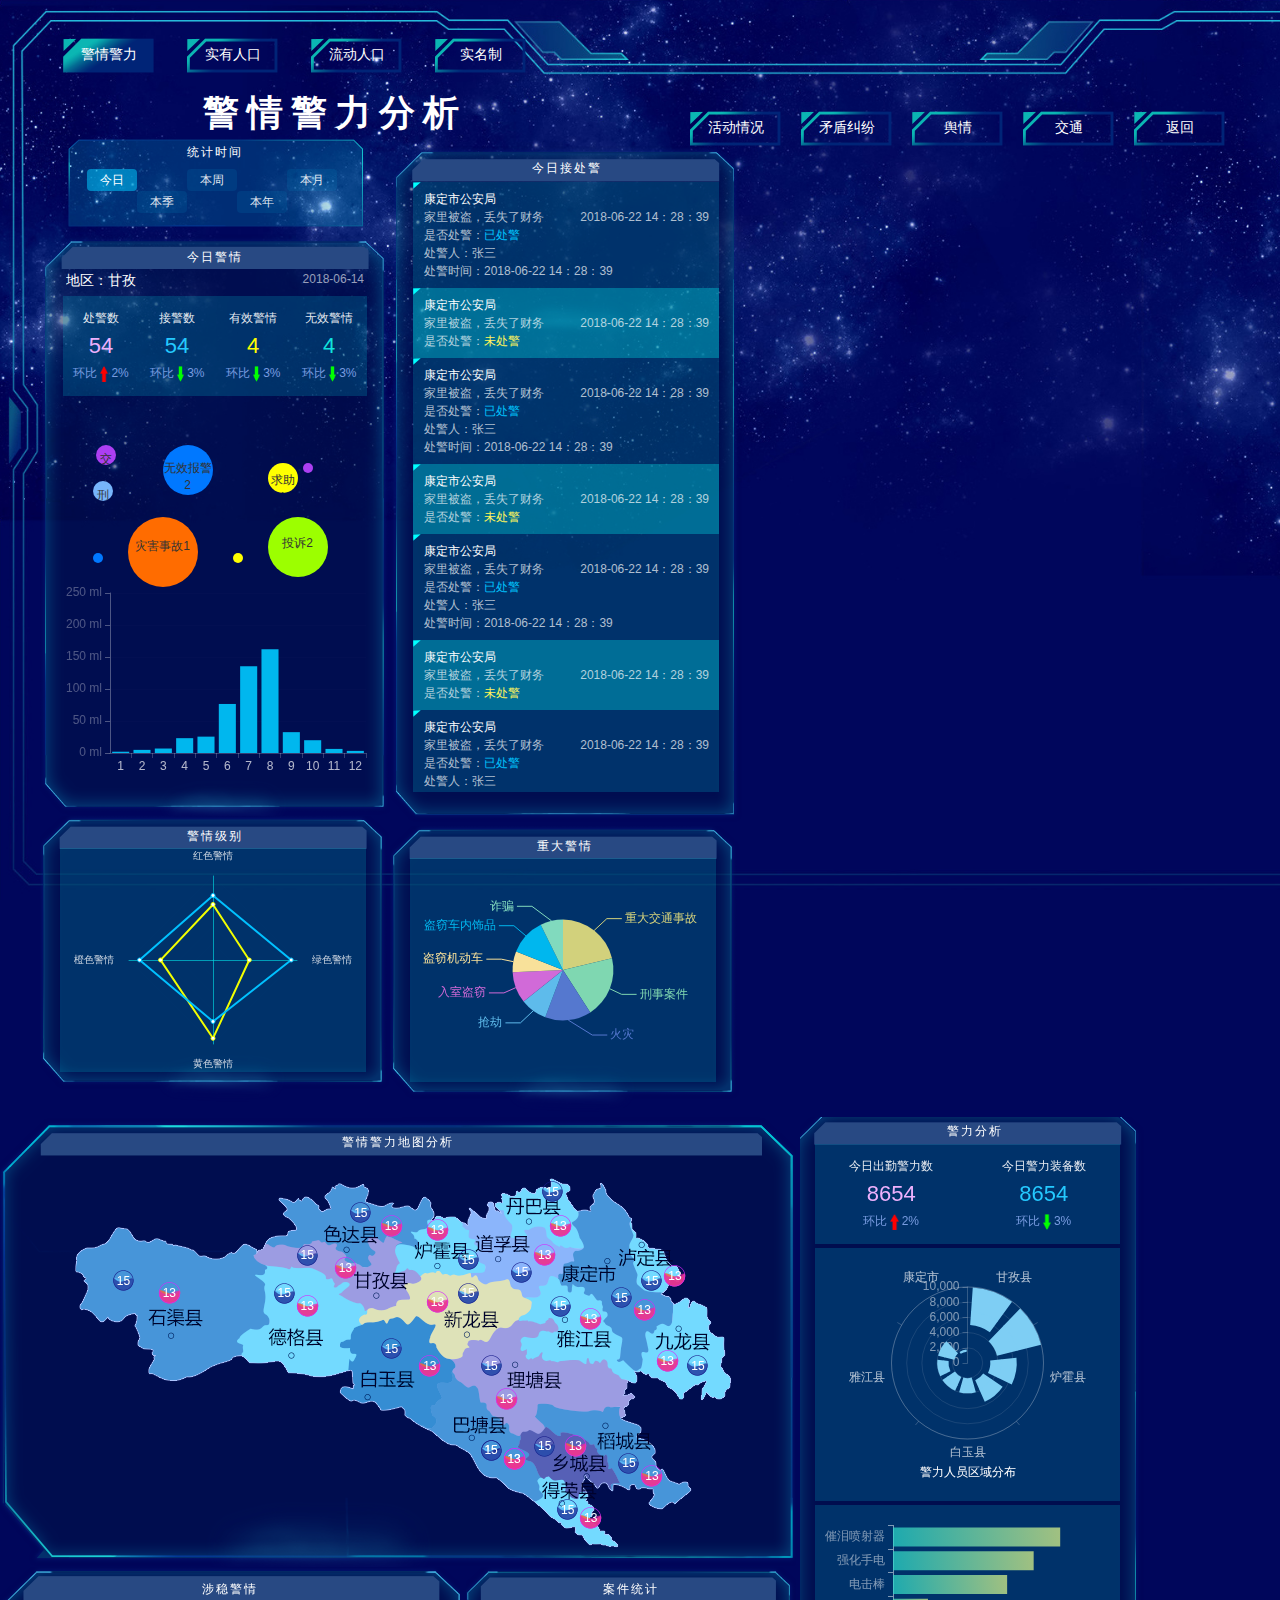
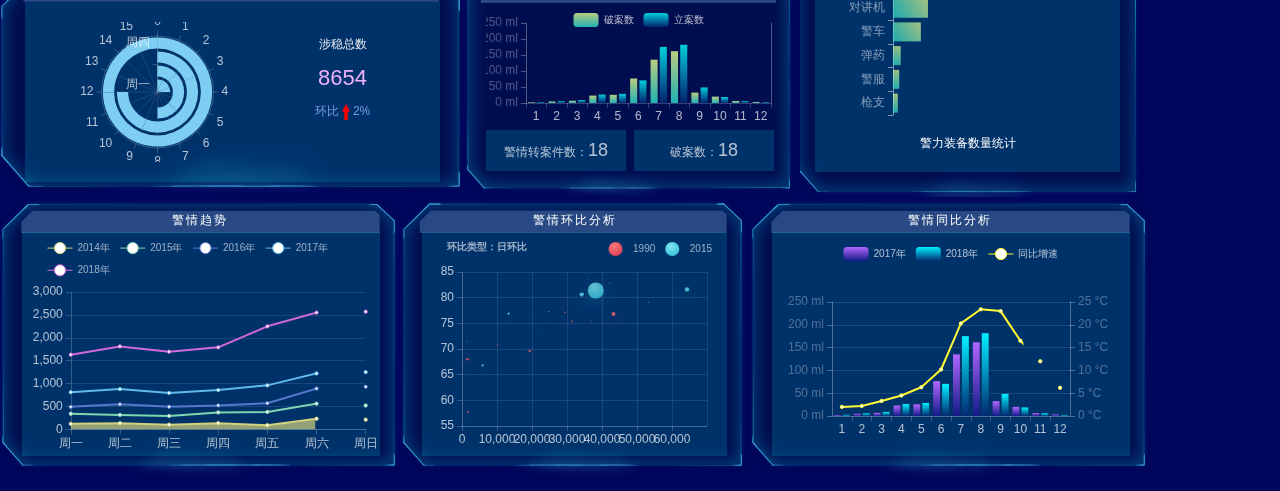
<file: index.html>
<!doctype html>
<meta charset="utf-8">
<title>警情警力分析</title>
<link href="css/style.css"  rel="stylesheet" type="text/css" media="all" />
<script src="js/echarts.min.js" charset="utf-8"></script>


<body>
<div class="bnt">
  <div class="topbnt_left fl">
   <ul><li class="active"><a href="#">警情警力</a></li>
      <li><a href="#">实有人口</a></li>
      <li><a href="#">流动人口</a></li>
      <li><a href="#">实名制</a></li>
   </ul>
  </div>
  <h1 class="tith1 fl">警情警力分析</h1>
  <div class=" fr topbnt_right">
   <ul><li><a href="#">活动情况</a></li>
      <li><a href="#">矛盾纠纷</a></li>
      <li><a href="#">舆情</a></li>
      <li><a href="#">交通</a></li>
      <li><a href="#">返回</a></li>
   </ul>
  </div>
</div>
<!-- bnt end -->
<div class="left1">
    <div class="lefttime"><h2 class="tith2 pt6">统计时间</h2>
     <div class="lefttime_text">
        <ul>
          <li class="bg active">今日</li>
          <li></li>
          <li class="bg">本周</li>
          <li></li>
          <li class="bg">本月</li>
          <li></li>
          <li class="bg">本季</li>
          <li></li>
          <li class="bg">本年</li>
        </ul>
     </div>
    </div>
    <div class="lefttoday"><h2 class="tith2 pt17">今日警情</h2>
    <div class="lefttoday_tit"><p class="fl">地区：甘孜</p><p class="fr">2018-06-14</p></div>
    <div class="lefttoday_number">
      <div class="widget-inline-box text-center fl">
        <p>处警数</p>
        <h3 class="pt6 ceeb1fd">54</h3>
        <h4 class="text-muted pt6">环比<img src="img/iconup.png" height="16" />2%</h4>
      </div>
      <div class="widget-inline-box text-center fl">
         <p>接警数</p>
        <h3 class="pt6 c24c9ff">54</h3>
        <h4 class="text-muted pt6">环比<img src="img/icondown.png" height="16" />3%</h4>
      </div>
      <div class="widget-inline-box text-center fl">
         <p>有效警情</p>
        <h3 class="pt6 cffff00">4</h3>
        <h4 class="text-muted pt6">环比<img src="img/icondown.png" height="16" />3%</h4>
      </div>
      <div class="widget-inline-box text-center fl">
         <p>无效警情</p>
        <h3 class="pt6 c11e2dd">4</h3>
        <h4 class="text-muted pt6">环比<img src="img/icondown.png" height="16" />3%</h4>
      </div>
    </div>
    <!-- lefttoday_number end -->

    <div class="lefttoday_bar">
      <ul>
        <li class="c1 big1" style="top: 25%;left: 16%;"><span>交通警情6</span></li>
        <li class="c2 big2" style="top: 35%;left: 65%;"><span>求助1</span></li>
        <li class="c3 big4" style="top: 25%;left: 35%;"><span>无效报警2</span></li>
        <li class="c4 big5" style="top: 65%;left: 65%;"><span>投诉2</span></li>
        <li class="c5 big6" style="top: 65%;left: 25%;"><span>灾害事故1</span></li>
        <li class="c6 big1" style="top: 45%;left: 15%;"><span>刑事案件1</span></li>
        <li class="c1 big0" style="top: 35%;left: 75%;"></li>
        <li class="c2 big0" style="top: 85%;left: 55%;"></li>
        <li class="c3 big0" style="top: 85%;left: 15%;"></li>

      </ul>
      <div id="lefttoday_bar"  style=" width:316px; height:190px;margin: 3px 20px;"></div>
    </div>
    <!--  lefttoday_bar end-->
    </div>
    <div class="leftclass">
      <h2 class="tith2 pt12">警情级别</h2>
      <div id="leftclass" style=" width:306px; height:224px;margin: 3px 20px;"></div>
  </div>
</div>
<!--  left1 end -->
<div class="left2">
  <div class="leftbox2_table"><h2 class="tith2 pt14">今日接处警</h2>
    <div class="left2_table">
       <ul>
            <li>
            <p class="fl"><b>康定市公安局</b><br>
              家里被盗，丢失了财务<br>
              是否处警：<em class="green">已处警</em><br>
              处警人：张三<br>
              处警时间：2018-06-22  14：28：39
            </p>
            <p class="fr pt17">2018-06-22  14：28：39</p>
            </li>
            <li class="bg">
            <p class="fl"><b>康定市公安局</b><br>
              家里被盗，丢失了财务<br>
              是否处警：<em class="yellow">未处警</em><br>
            </p>
            <p class="fr pt17">2018-06-22  14：28：39</p>
            </li>
            <li>
            <p class="fl"><b>康定市公安局</b><br>
              家里被盗，丢失了财务<br>
              是否处警：<em class="green">已处警</em><br>
              处警人：张三<br>
              处警时间：2018-06-22  14：28：39
            </p>
            <p class="fr pt17">2018-06-22  14：28：39</p>
            </li>
            <li class="bg">
            <p class="fl"><b>康定市公安局</b><br>
              家里被盗，丢失了财务<br>
              是否处警：<em class="yellow">未处警</em><br>
            </p>
            <p class="fr pt17">2018-06-22  14：28：39</p>
            </li>
            <li>
            <p class="fl"><b>康定市公安局</b><br>
              家里被盗，丢失了财务<br>
              是否处警：<em class="green">已处警</em><br>
              处警人：张三<br>
              处警时间：2018-06-22  14：28：39
            </p>
            <p class="fr pt17">2018-06-22  14：28：39</p>
            </li>
            <li class="bg">
            <p class="fl"><b>康定市公安局</b><br>
              家里被盗，丢失了财务<br>
              是否处警：<em class="yellow">未处警</em><br>
            </p>
            <p class="fr pt17">2018-06-22  14：28：39</p>
            </li>
            <li>
            <p class="fl"><b>康定市公安局</b><br>
              家里被盗，丢失了财务<br>
              是否处警：<em class="green">已处警</em><br>
              处警人：张三<br>
              处警时间：2018-06-22  14：28：39
            </p>
            <p class="fr pt17">2018-06-22  14：28：39</p>
            </li>
            <li class="bg">
            <p class="fl"><b>康定市公安局</b><br>
              家里被盗，丢失了财务<br>
              是否处警：<em class="yellow">未处警</em><br>
            </p>
            <p class="fr pt17">2018-06-22  14：28：39</p>
            </li>
            <li>
            <p class="fl"><b>康定市公安局</b><br>
              家里被盗，丢失了财务<br>
              是否处警：<em class="green">已处警</em><br>
              处警人：张三<br>
              处警时间：2018-06-22  14：28：39
            </p>
            <p class="fr pt17">2018-06-22  14：28：39</p>
            </li>
            <li class="bg">
            <p class="fl"><b>康定市公安局</b><br>
              家里被盗，丢失了财务<br>
              是否处警：<em class="yellow">未处警</em><br>
            </p>
            <p class="fr pt17">2018-06-22  14：28：39</p>
            </li>
       </ul>
    </div>
  </div>
  <div class="leftclass"><h2 class="tith2 pt12">重大警情</h2>
  <div id="leftbox2_table" style=" width:306px; height:224px;margin: 3px 20px;"></div>
  </div>
</div>
<div class="mrbox">
      <div class="mrbox_top">
          <div class="mrbox_top_midd">
              <div class="mrboxtm-mbox"><h2 class="tith2 pt17">警情警力地图分析</h2>
                <div class="mrboxtm-map" style=" width:766px; height:424px;margin: 0 20px;">
                   <ul>
                     <li class="bluer" style="top:28%;left:12%">15</li>
                     <li class="redr" style="top:31%;left:18%">13</li>
                      <!--  石渠县-->
                     <li class="bluer" style="top:31%;left:33%">15</li>
                      <li class="redr" style="top:34%;left:36%">13</li>
                       <!--  -->
                      <li class="bluer" style="top:12%;left:43%">15</li>
                      <li class="redr" style="top:15%;left:47%">13</li>
                       <!--  -->
                      <li class="bluer" style="top:22%;left:36%">15</li>
                     <li class="redr" style="top:25%;left:41%">13</li>
                      <!--  -->
                     <li class="bluer" style="top:23%;left:57%">15</li>
                    <li class="redr" style="top:16%;left:53%">13</li>
                     <!--  -->
                    <li class="bluer" style="top:26%;left:64%">15</li>
                   <li class="redr" style="top:22%;left:67%">13</li>
                   <!--  -->
                   <li class="bluer" style="top:7%;left:68%">15</li>
                  <li class="redr" style="top:15%;left:69%">13</li>
                  <!--  丹巴-->
                  <li class="bluer" style="top:32%;left:77%">15</li>
                 <li class="redr" style="top:35%;left:80%">13</li>
                 <!--  康定-->
                 <li class="bluer" style="top:28%;left:81%">15</li>
                <li class="redr" style="top:27%;left:84%">13</li>
                <!--  泸定-->
                <li class="bluer" style="top:34%;left:69%">15</li>
               <li class="redr" style="top:37%;left:73%">13</li>
               <!--  雅江-->
               <li class="bluer" style="top:48%;left:87%">15</li>
              <li class="redr" style="top:47%;left:83%">13</li>
              <!--  九龙-->
              <li class="bluer" style="top:48%;left:60%">15</li>
             <li class="redr" style="top:56%;left:62%">13</li>
             <!--  理塘-->
             <li class="bluer" style="top:68%;left:60%">15</li>
            <li class="redr" style="top:70%;left:63%">13</li>
            <!--  巴塘-->
            <li class="bluer" style="top:67%;left:67%">15</li>
           <li class="redr" style="top:67%;left:71%">13</li>
           <!--  乡城-->
           <li class="bluer" style="top:82%;left:70%">15</li>
          <li class="redr" style="top:84%;left:73%">13</li>
          <!--  得荣-->
          <li class="bluer" style="top:68%;left:60%">15</li>
         <li class="redr" style="top:70%;left:63%">13</li>
         <!--  巴塘-->
         <li class="bluer" style="top:71%;left:78%">15</li>
        <li class="redr" style="top:74%;left:81%">13</li>
        <!--  稻城-->

                    <li class="bluer" style="top:31%;left:57%">15</li>
                    <li class="redr" style="top:33%;left:53%">13</li>
                    <li class="bluer" style="top:44%;left:47%">15</li>
                    <li class="redr" style="top:48%;left:52%">13</li>
                   </ul>
                 </div>
              </div>
<!--  map end-->
                <div class="mrboxtm-b1"><h2 class="tith2 pt14">涉稳警情</h2>
                  <div class="mrboxtm-b1wp">
                    <div id="mrboxtm1" class="fl" style=" width:265px; height:140px;"></div>
                    <div class="widget-inline-box fl" style="width:105px;">
                      <p>涉稳总数</p>
      								<h3 class="pt12 ceeb1fd">8654</h3>
      								<h4 class="text-muted pt12">环比<img src="img/iconup.png" height="16" />2%</h4>
      							</div>
                  </div>
                </div>
                <div class="mrboxtm-b2"><h2 class="tith2 pt14">案件统计</h2>
                  <div class="mrboxtm-b2wp">
                    <div id="mrboxtm2" style=" width:305px; height:120px; margin-top:5px;margin-left:20px; margin-bottom:5px"></div>
                    <div class="mrboxtm_text">
                      <div class="mrbtext_info">警情转案件数：<b>18<b></div>
                      <div class="mrbtext_info">破案数：<b>18<b></div>
                      </div>
                  </div>
                </div>

          </div>
        <!-- mrbox_top_midd end -->
        <div class="mrbox_top_right">
          <div class="mrbox_tr_box"><h2 class="tith2 pt6">警力分析</h2>
            <div class="mrtop1" style=" width:305px;">
              <div class="widget-inline-box text-center fl">
                <p>今日出勤警力数</p>
								<h3 class="pt6 ceeb1fd">8654</h3>
								<h4 class="text-muted pt6">环比<img src="img/iconup.png" height="16" />2%</h4>
							</div>
              <div class="widget-inline-box text-center fl">
                 <p>今日警力装备数</p>
								<h3 class="pt6 c24c9ff">8654</h3>
								<h4 class="text-muted pt6">环比<img src="img/icondown.png" height="16" />3%</h4>
							</div>
            </div>
            <!-- mrtop1  -->
            <div class="mrtop2">
              <div id="mrtop2" style=" width:305px; height:190px;"></div>
              <h4 class="tith4 pt6">警力人员区域分布</h4>
            </div>
            <!-- mrtop2  -->
            <div class="mrtop3">
              <div id="mrtop3" style=" width:305px; height:210px;"></div>
              <h4 class="tith4">警力装备数量统计</h4>
            </div>
            <!-- mrtop3  -->
          </div>
        </div>
      </div>


      <div class="mrbox_bottom">
          <div class="rbottom_box1"><h2 class="tith2 pt12">警情趋势</h2>
          <div id="rbottom_box1" style=" width:358px; height:224px;margin: 3px 22px;"></div></div>
          <div class="rbottom_box2"><h2 class="tith2 pt12">警情环比分析</h2>
          <div id="rbottom_box2" style=" width:305px; height:224px;margin: 3px 22px;"></div></div>
          <div class="rbottom_box3"><h2 class="tith2 pt12">警情同比分析</h2>
          <div id="rbottom_box3" style=" width:358px; height:224px;margin: 3px 22px;"></div></div>

      </div>
</div>
<script type="text/javascript">
        var myChart = echarts.init(document.getElementById('lefttoday_bar'));
        option = {
            // backgroundColor: 'rgba(1,202,217,.2)',
            grid: {
                      left:50,
                      right:10,
                      top:10,
                      bottom:20
                    },

      toolbox: {
          feature: {
              dataView: {show: true, readOnly: false},
              magicType: {show: true, type:'bar'},
              restore: {show: true},
              saveAsImage: {show: true}
          }
      },

      xAxis: [
          {
              type: 'category',
              axisLine:{
                lineStyle:{
                  color:'rgba(255,255,255,.2)'
                }
              },
              splitLine:{
                lineStyle:{
                  color:'rgba(255,255,255,.1)'
                }
              },
              axisLabel:{
                  color:"rgba(255,255,255,.7)"
              },

              data: ['1','2','3','4','5','6','7','8','9','10','11','12'],
              axisPointer: {
                  type: 'shadow'
              }
          }
      ],
      yAxis: [
          {
              type: 'value',
              name: '',
              min: 0,
              max: 250,
              interval: 50,
              axisLine:{
                lineStyle:{
                  color:'rgba(255,255,255,.3)'
                }
              },
              splitLine:{
                lineStyle:{
                  color:'rgba(255,255,255,.01)'
                }
              },

              axisLabel: {
                  formatter: '{value} ml'
              }
          }
      ],
      series: [

          {
              name:'蒸发量',
              type:'bar',
              itemStyle: {
                              normal: {
                                  color: new echarts.graphic.LinearGradient(
                                      0, 0, 0, 1,
                                      [
                                          {offset: 0, color: '#00b7ee'},
                                          {offset: 1, color: '#00b7ee'}
                                      ]
                                  )
                              }
                          },
              data:[2.0, 4.9, 7.0, 23.2, 25.6, 76.7, 135.6, 162.2, 32.6, 20.0, 6.4, 3.3]
          }
      ]
  };
        myChart.setOption(option);
    </script>
<script type="text/javascript">
        var myChart = echarts.init(document.getElementById('leftclass'));
        option = {
          color:['#f1ff00','#00c1ff', '#61a0a8', '#d48265', '#91c7ae','#749f83',  '#ca8622', '#bda29a','#6e7074', '#546570', '#c4ccd3'],
            backgroundColor: 'rgba(1,202,217,.2)',
            grid: {
											left:20,
											right:20,
											top:40,
											bottom:20
										},
           radar: {
               name: {
                      textStyle: {
                          fontSize: 10,
                          color: 'rgba(255,255,255,.8)'
                      }
                  },
                  splitLine: {
                      lineStyle: {
                          color: [
                              'rgba(1,202,217,.01)', 'rgba(1,202,217,.01)'
                          ].reverse()
                      }
                  },
                  splitArea: {
                      show: false
                  },
                  axisLine: {
                      lineStyle: {
                          color: 'rgba(1,202,217,.7)'
                      }
                  },
               indicator: [
                  { name: '红色警情', max: 6500},
                  { name: '橙色警情', max: 16000},
                  { name: '黄色警情', max: 30000},
                  { name: '绿色警情', max: 44000}
               ]
           },
           series: [{
               name: '',
               type: 'radar',
               radius : '45%',
               center: ['50%', '50%'],
               data : [
                   {
                       value : [4300, 10000, 28000, 19000],
                       name : ''
                   },
                    {
                       value : [5000, 14000,  22000, 41000],
                       name : ''
                   }
               ]
           }]
        };
        myChart.setOption(option);
    </script>
    <script type="text/javascript">
            var myChart = echarts.init(document.getElementById('leftbox2_table'));
            option = {
              color:['#d2d17c','#7fd7b1', '#5578cf', '#5ebbeb', '#d16ad8','#f8e19a',  '#00b7ee', '#81dabe','#5fc5ce'],
                backgroundColor: 'rgba(1,202,217,.2)',
                grid: {
    											left:20,
    											right:20,
    											top:0,
    											bottom:20
    										},
                        series : [
                 {
                     name: '访问来源',
                     type: 'pie',
                     radius : '45%',
                     center: ['50%', '50%'],
                     data:[
                         {value:335, name:'重大交通事故'},
                         {value:310, name:'刑事案件'},
                         {value:234, name:'火灾'},
                         {value:135, name:'抢劫'},
                         {value:158, name:'入室盗窃'},
                         {value:105, name:'盗窃机动车'},
                         {value:185, name:'盗窃车内饰品'},
                         {value:115, name:'诈骗'}
                     ],
                     itemStyle: {
                         emphasis: {
                             shadowBlur: 10,
                             shadowOffsetX: 0,
                             shadowColor: 'rgba(0, 0, 0, 0.5)'
                         }
                     }
                 }
             ]
            };
            myChart.setOption(option);
        </script>
        <script type="text/javascript">
                var myChart = echarts.init(document.getElementById('mrboxtm1'));
                option = {
                  color:['#7ecef4'],
                    // backgroundColor: 'rgba(1,202,217,.2)',
                        angleAxis: {
                          axisLine:{
                         lineStyle:{
                           color:'rgba(255,255,255,.2)'
                         }
                       },
                       splitLine:{
                         lineStyle:{
                           color:'rgba(255,255,255,.1)'
                         }
                       },
                       axisLabel:{
                           color:"rgba(255,255,255,.7)"
                       }
                        },
                        radiusAxis: {
                            type: 'category',
                            axisLine:{
                         lineStyle:{
                           color:'rgba(255,255,255,.2)'
                         }
                       },
                       splitLine:{
                         lineStyle:{
                           color:'rgba(255,255,255,.1)'
                         }
                       },
                       axisLabel:{
                           color:"rgba(255,255,255,.7)"
                       },

                            data: ['周一', '周二', '周三', '周四'],
                            z: 10
                        },
                        polar: {
                        },
                        series: [{
                            type: 'bar',
                            data: [1, 2, 3, 4],
                            coordinateSystem: 'polar',
                            name: 'A',
                            stack: 'a'
                        }, {
                            type: 'bar',
                            data: [2, 4, 6, 8],
                            coordinateSystem: 'polar',
                            name: 'B',
                            stack: 'a'
                        }, {
                            type: 'bar',
                            data: [1, 2, 3, 4],
                            coordinateSystem: 'polar',
                            name: 'C',
                            stack: 'a'
                        }]
                    };
                myChart.setOption(option);
            </script>
            <script type="text/javascript">
                    var myChart = echarts.init(document.getElementById('mrboxtm2'));
                    option = {
                        // backgroundColor: 'rgba(1,202,217,.2)',
                        grid: {
            											left:40,
            											right:20,
            											top:20,
            											bottom:20
            										},

                  toolbox: {
                      feature: {
                          dataView: {show: true, readOnly: false},
                          magicType: {show: true, type:'bar'},
                          restore: {show: true},
                          saveAsImage: {show: true}
                      }
                  },
                  legend: {
                    top:5,
                    textStyle:{
                      fontSize: 10,
                      color:'rgba(255,255,255,.7)'
                    },
                      data:['破案数','立案数']
                  },
                  xAxis: [
                      {
                          type: 'category',
                          axisLine:{
    												lineStyle:{
    													color:'rgba(255,255,255,.2)'
    												}
    											},
    											splitLine:{
    												lineStyle:{
    													color:'rgba(255,255,255,.1)'
    												}
    											},
    											axisLabel:{
    													color:"rgba(255,255,255,.7)"
    											},

                          data: ['1','2','3','4','5','6','7','8','9','10','11','12'],
                          axisPointer: {
                              type: 'shadow'
                          }
                      }
                  ],
                  yAxis: [
                      {
                          type: 'value',
                          name: '',
                          min: 0,
                          max: 250,
                          interval: 50,
                          axisLine:{
    												lineStyle:{
    													color:'rgba(255,255,255,.3)'
    												}
    											},
    											splitLine:{
    												lineStyle:{
    													color:'rgba(255,255,255,.01)'
    												}
    											},

                          axisLabel: {
                              formatter: '{value} ml'
                          }
                      },
                      {
                          type: 'value',
                          name: '',
                          max: 25,
                          interval: 5,
                          axisLine:{
    												lineStyle:{
    													color:'rgba(255,255,255,.3)'
    												}
    											},
    											splitLine:{
    												lineStyle:{
    													color:'rgba(255,255,255,.1)'
    												}
    											},
                          axisLabel: {
                              formatter: '{value} °C'
                          }
                      }
                  ],
                  series: [

                      {
                          name:'破案数',
                          type:'bar',
                          itemStyle: {
                                          normal: {
                                              color: new echarts.graphic.LinearGradient(
                                                  0, 0, 0, 1,
                                                  [
                                                      {offset: 0, color: 'rgba(230,253,139,.8)'},
                                                      {offset: 1, color: 'rgba(41,220,205,.8)'}
                                                  ]
                                              )
                                          }
                                      },
                          data:[2.0, 4.9, 7.0, 23.2, 25.6, 76.7, 135.6, 162.2, 32.6, 20.0, 6.4, 3.3]
                      },
                      {
                          name:'立案数',
                          type:'bar',
                          itemStyle: {
                                          normal: {
                                              color: new echarts.graphic.LinearGradient(
                                                  0, 0, 0, 1,
                                                  [
                                                    {offset: 0, color: 'rgba(0,255,255,.8)'},
                                                    {offset: 1, color: 'rgba(3,41,118,.8)'}
                                                  ]
                                              )
                                          }
                                      },
                          data:[2.6, 5.9, 9.0, 26.4, 28.7, 70.7, 175.6, 182.2, 48.7, 18.8, 6.0, 2.3]
                      }
                  ]
              };
                    myChart.setOption(option);
                </script>
        <script type="text/javascript">
                var myChart = echarts.init(document.getElementById('rbottom_box1'));
                option = {
                  color:['#d2d17c','#7fd7b1', '#5578cf', '#5ebbeb', '#d16ad8','#f8e19a',  '#00b7ee', '#81dabe','#5fc5ce'],
                    backgroundColor: 'rgba(1,202,217,.2)',
                    grid: {
        											left:20,
        											right:30,
        											top:0,
        											bottom:20
        										},
                            legend: {
                              top: 5,
                              left:20,
                                textStyle:{
                                  fontSize:10,
                                  color:'rgba(255,255,255,.6)'
                                },
                        data:['2014年','2015年','2016年','2017年','2018年']
                    },
                    grid: {
                        left: '3%',
                        right: '4%',
                        bottom: '3%',
                        containLabel: true
                    },
                    toolbox: {
                        feature: {
                            saveAsImage: {}
                        }
                    },
                    xAxis: {
                        type: 'category',
                        boundaryGap: false,
                        axisLine:{
                          lineStyle:{
                            color:'rgba(255,255,255,.2)'
                          }
                        },
                        splitLine:{
                          lineStyle:{
                            color:'rgba(255,255,255,.1)'
                          }
                        },
                        axisLabel:{
                            color:"rgba(255,255,255,.7)"
                        },
                        data: ['周一','周二','周三','周四','周五','周六','周日']
                    },
                    yAxis: {
                        type: 'value',
                        axisLine:{
                          lineStyle:{
                            color:'rgba(255,255,255,.2)'
                          }
                        },
                        splitLine:{
                          lineStyle:{
                            color:'rgba(255,255,255,.1)'
                          }
                        },
                        axisLabel:{
                            color:"rgba(255,255,255,.7)"
                        },
                    },
                    series: [
                        {
                            name:'2014年',
                            type:'line',
                            stack: '总量',
                              areaStyle: {normal: {}},
                            data:[120, 132, 101, 134, 90, 230, 210]
                        },
                        {
                            name:'2015年',
                            type:'line',
                            stack: '总量',
                            data:[220, 182, 191, 234, 290, 330, 310]
                        },
                        {
                            name:'2016年',
                            type:'line',
                            stack: '总量',
                            data:[150, 232, 201, 154, 190, 330, 410]
                        },
                        {
                            name:'2017年',
                            type:'line',
                            stack: '总量',

                            data:[320, 332, 301, 334, 390, 330, 320]
                        },
                        {
                            name:'2018年',
                            type:'line',
                            stack: '总量',
                            data:[820, 932, 901, 934, 1290, 1330, 1320]
                        }
                    ]
                    };
                myChart.setOption(option);
            </script>
        <script type="text/javascript">
                var myChart = echarts.init(document.getElementById('rbottom_box2'));
                var data = [
                    [[28604,77,17099,'Australia',1990],[31163,77.4,2440,'Canada',1990],[1516,68,1605773,'China',1990],[13670,74.7,10082,'Cuba',1990],[28599,75,49805,'Finland',1990],[29476,77.1,569499,'France',1990],[31476,75.4,789237,'Germany',1990],[28666,78.1,254830,'Iceland',1990],[1777,57.7,870776,'India',1990],[29550,79.1,129285,'Japan',1990],[2076,67.9,201954,'North Korea',1990],[12087,72,42954,'South Korea',1990],[24021,75.4,33934,'New Zealand',1990],[43296,76.8,4240375,'Norway',1990],[10088,70.8,381958,'Poland',1990],[19349,69.6,1475652,'Russia',1990],[10670,67.3,53905,'Turkey',1990],[26424,75.7,57117,'United Kingdom',1990],[37062,75.4,252810,'United States',1990]],
                    [[44056,81.8,23973,'Australia',2015],[43294,81.7,35927,'Canada',2015],[13334,76.9,1376043,'China',2015],[21291,78.5,11562,'Cuba',2015],[38923,80.8,55057,'Finland',2015],[37599,81.9,64345,'France',2015],[44053,81.1,80545,'Germany',2015],[42182,82.8,329425,'Iceland',2015],[5903,66.8,1311027,'India',2015],[36162,83.5,126571,'Japan',2015],[1390,71.4,251317,'North Korea',2015],[34644,80.7,503439,'South Korea',2015],[34186,80.6,4528526,'New Zealand',2015],[64304,81.6,5210967,'Norway',2015],[24787,77.3,386194,'Poland',2015],[23038,73.13,143918,'Russia',2015],[19360,76.5,78630,'Turkey',2015],[38225,81.4,64715810,'United Kingdom',2015],[53354,79.1,321771,'United States',2015]]
                ];

                option = {
                    backgroundColor: 'rgba(1,202,217,.2)',
                    grid: {
        											left:40,
        											right:20,
        											top:40,
        											bottom:30
        										},
                    title: {
                      top: 5,
                      left:20,
                        textStyle:{
                          fontSize:10,
                          color:'rgba(255,255,255,.6)'
                        },
                        text: '环比类型：日环比'
                    },
                    legend: {
                        right: 10,
                        top: 5,
                        textStyle:{
                          fontSize:10,
                          color:'rgba(255,255,255,.6)'
                        },
                        data: ['1990', '2015']
                    },
                    xAxis: {
                      axisLine:{
                        lineStyle:{
                          color:'rgba(255,255,255,.2)'
                        }
                      },
                      splitLine:{
                        lineStyle:{
                          color:'rgba(255,255,255,.1)'
                        }
                      },
                      axisLabel:{
                          color:"rgba(255,255,255,.7)"
                      }
                    },
                    yAxis: {
                      axisLine:{
                        lineStyle:{
                          color:'rgba(255,255,255,.2)'
                        }
                      },
                      splitLine:{
                        lineStyle:{
                          color:'rgba(255,255,255,.1)'
                        }
                      },
                      axisLabel:{
                          color:"rgba(255,255,255,.7)"
                      },
                        scale: true
                    },
                    series: [{
                        name: '1990',
                        data: data[0],
                        type: 'scatter',
                        symbolSize: function (data) {
                            return Math.sqrt(data[2]) / 5e2;
                        },
                        label: {
                            emphasis: {
                                show: true,
                                formatter: function (param) {
                                    return param.data[3];
                                },
                                position: 'top'
                            }
                        },
                        itemStyle: {
                            normal: {
                                shadowBlur: 10,
                                shadowColor: 'rgba(120, 36, 50, 0.5)',
                                shadowOffsetY: 5,
                                color: new echarts.graphic.RadialGradient(0.4, 0.3, 1, [{
                                    offset: 0,
                                    color: 'rgb(251, 118, 123)'
                                }, {
                                    offset: 1,
                                    color: 'rgb(204, 46, 72)'
                                }])
                            }
                        }
                    }, {
                        name: '2015',
                        data: data[1],
                        type: 'scatter',
                        symbolSize: function (data) {
                            return Math.sqrt(data[2]) / 5e2;
                        },
                        label: {
                            emphasis: {
                                show: true,
                                formatter: function (param) {
                                    return param.data[3];
                                },
                                position: 'top'
                            }
                        },
                        itemStyle: {
                            normal: {
                                shadowBlur: 10,
                                shadowColor: 'rgba(25, 100, 150, 0.5)',
                                shadowOffsetY: 5,
                                color: new echarts.graphic.RadialGradient(0.4, 0.3, 1, [{
                                    offset: 0,
                                    color: 'rgb(129, 227, 238)'
                                }, {
                                    offset: 1,
                                    color: 'rgb(25, 183, 207)'
                                }])
                            }
                        }
                    }]
                };
                myChart.setOption(option);
            </script>

        <script type="text/javascript">
                var myChart = echarts.init(document.getElementById('rbottom_box3'));
                option = {
                    backgroundColor: 'rgba(1,202,217,.2)',
                    grid: {
        											left:60,
        											right:60,
        											top:70,
        											bottom:40
        										},

              toolbox: {
                  feature: {
                      dataView: {show: true, readOnly: false},
                      magicType: {show: true, type: ['line', 'bar']},
                      restore: {show: true},
                      saveAsImage: {show: true}
                  }
              },
              legend: {
                top:10,
                textStyle:{
                  fontSize: 10,
                  color:'rgba(255,255,255,.7)'
                },
                  data:['2017年','2018年','同比增速']
              },
              xAxis: [
                  {
                      type: 'category',
                      axisLine:{
												lineStyle:{
													color:'rgba(255,255,255,.2)'
												}
											},
											splitLine:{
												lineStyle:{
													color:'rgba(255,255,255,.1)'
												}
											},
											axisLabel:{
													color:"rgba(255,255,255,.7)"
											},

                      data: ['1','2','3','4','5','6','7','8','9','10','11','12'],
                      axisPointer: {
                          type: 'shadow'
                      }
                  }
              ],
              yAxis: [
                  {
                      type: 'value',
                      name: '',
                      min: 0,
                      max: 250,
                      interval: 50,
                      axisLine:{
												lineStyle:{
													color:'rgba(255,255,255,.3)'
												}
											},
											splitLine:{
												lineStyle:{
													color:'rgba(255,255,255,.01)'
												}
											},

                      axisLabel: {
                          formatter: '{value} ml'
                      }
                  },
                  {
                      type: 'value',
                      name: '',
                      max: 25,
                      interval: 5,
                      axisLine:{
												lineStyle:{
													color:'rgba(255,255,255,.3)'
												}
											},
											splitLine:{
												lineStyle:{
													color:'rgba(255,255,255,.1)'
												}
											},
                      axisLabel: {
                          formatter: '{value} °C'
                      }
                  }
              ],
              series: [

                  {
                      name:'2017年',
                      type:'bar',
                      itemStyle: {
                                      normal: {
                                          color: new echarts.graphic.LinearGradient(
                                              0, 0, 0, 1,
                                              [
                                                  {offset: 0, color: '#b266ff'},
                                                  {offset: 1, color: '#121b87'}
                                              ]
                                          )
                                      }
                                  },
                      data:[2.0, 4.9, 7.0, 23.2, 25.6, 76.7, 135.6, 162.2, 32.6, 20.0, 6.4, 3.3]
                  },
                  {
                      name:'2018年',
                      type:'bar',
                      itemStyle: {
                                      normal: {
                                          color: new echarts.graphic.LinearGradient(
                                              0, 0, 0, 1,
                                              [
                                                  {offset: 0, color: '#00f0ff'},
                                                  {offset: 1, color: '#032a72'}
                                              ]
                                          )
                                      }
                                  },
                      data:[2.6, 5.9, 9.0, 26.4, 28.7, 70.7, 175.6, 182.2, 48.7, 18.8, 6.0, 2.3]
                  },
                  {
                      name:'同比增速',
                      type:'line',
                      itemStyle: {
                                      normal: {
                                          color: new echarts.graphic.LinearGradient(
                                              0, 0, 0, 1,
                                              [
                                                  {offset: 0, color: '#fffb34'},
                                                  {offset: 1, color: '#fffb34'}
                                              ]
                                          )
                                      }
                                  },
                      yAxisIndex: 1,
                      data:[2.0, 2.2, 3.3, 4.5, 6.3, 10.2, 20.3, 23.4, 23.0, 16.5, 12.0, 6.2]
                  }
              ]
          };
                myChart.setOption(option);
            </script>

            <script type="text/javascript">
                    var myChart = echarts.init(document.getElementById('mrtop2'));
                    var data = [
                        [5000, 10000, 6785.71],
                        [4000, 10000, 6825],
                        [3000, 6500, 4463.33],
                        [2500, 5600, 3793.83],
                        [2000, 4000, 3060],
                        [2000, 4000, 3222.33],
                        [2500, 4000, 3133.33],
                        [1800, 4000, 3100],
                        [1500, 1800, 1650]
                    ];
                    var cities = ['甘孜县', '泸定县', '炉霍县', '色达县', '白玉县', '得荣县', '雅江县', '九龙县', '康定市' ];
                    var barHeight = 50;
                    option = {
                      color:['#7ecef4'],
                        // backgroundColor: 'rgba(1,202,217,.2)',
                        grid: {
            											left:60,
            											right:60,
            											top:20,
            											bottom:40
            										},
                          legend: {
                                 show: true,
                                 data: ['价格范围', '均值']
                             },
                             angleAxis: {
                                 type: 'category',
                                 axisLine:{
                                  lineStyle:{
                                    color:'rgba(255,255,255,.2)'
                                  }
                                },
                                splitLine:{
                                  lineStyle:{
                                    color:'rgba(255,255,255,.1)'
                                  }
                                },
                                axisLabel:{
                                    color:"rgba(255,255,255,.7)"
                                },
                                 data: cities
                             },
                             radiusAxis: {
                               axisLine:{
                                lineStyle:{
                                  color:'rgba(255,255,255,.2)'
                                }
                              },
                              splitLine:{
                                lineStyle:{
                                  color:'rgba(255,255,255,.1)'
                                }
                              },
                              axisLabel:{
                                  color:"rgba(255,255,255,.5)"
                              }
                             },
                             polar: {
                             },
                             series: [{
                                 type: 'bar',
                                 itemStyle: {
                                     normal: {
                                         color: 'transparent'
                                     }
                                 },
                                 data: data.map(function (d) {
                                     return d[0];
                                 }),
                                 coordinateSystem: 'polar',
                                 stack: '最大最小值',
                                 silent: true
                             }, {
                                 type: 'bar',
                                 data: data.map(function (d) {
                                     return d[1] - d[0];
                                 }),
                                 coordinateSystem: 'polar',
                                 name: '价格范围',
                                 stack: '最大最小值'
                             }, {
                                 type: 'bar',
                                 itemStyle: {
                                     normal: {
                                         color: 'transparent'
                                     }
                                 },
                                 data: data.map(function (d) {
                                     return d[2] - barHeight;
                                 }),
                                 coordinateSystem: 'polar',
                                 stack: '均值',
                                 silent: true,
                                 z: 10
                             }, {
                                 type: 'bar',
                                 data: data.map(function (d) {
                                     return barHeight * 2
                                 }),
                                 coordinateSystem: 'polar',
                                 name: '均值',
                                 stack: '均值',
                                 barGap: '-100%',
                                 z: 10
                             }],
                             legend: {
                                 show: true,
                                 data: ['A', 'B', 'C']
                             }
                         };
                    myChart.setOption(option);
                </script>
                <script type="text/javascript">
                        var myChart = echarts.init(document.getElementById('mrtop3'));
                        option = {
                          color:['#7ecef4'],
                            // backgroundColor: 'rgba(1,202,217,.2)',
                            grid: {
                											left:10,
                											right:40,
                											top:0,
                											bottom:0,
                                      containLabel: true
                										},

                                  xAxis: {
                                      type: 'value',
                                      axisLine:{
                                       lineStyle:{
                                         color:'rgba(255,255,255,0)'
                                       }
                                     },
                                     splitLine:{
                                       lineStyle:{
                                         color:'rgba(255,255,255,0)'
                                       }
                                     },
                                     axisLabel:{
                                         color:"rgba(255,255,255,0)"
                                     },
                                      boundaryGap: [0, 0.01]
                                  },
                                  yAxis: {
                                      type: 'category',
                                      axisLine:{
                                       lineStyle:{
                                         color:'rgba(255,255,255,.5)'
                                       }
                                     },
                                     splitLine:{
                                       lineStyle:{
                                         color:'rgba(255,255,255,.1)'
                                       }
                                     },
                                     axisLabel:{
                                         color:"rgba(255,255,255,.5)"
                                     },
                                      data: ['枪支','警服','弹药','警车','对讲机','电击棒','强化手电','催泪喷射器']
                                  },
                                  series: [
                                      {
                                          name: '2011年',
                                          type: 'bar',
                                          itemStyle: {
                                              normal: {
                                                  color: new echarts.graphic.LinearGradient(
                                                      1, 0, 0, 1,
                                                      [
                                                          {offset: 0, color: 'rgba(230,253,139,.7)'},
                                                          {offset: 1, color: 'rgba(41,220,205,.7)'}
                                                      ]
                                                  )
                                              }
                                          },
                                          data: [18203, 23489, 29034, 104970, 131744, 430230, 530230, 630230]
                                      }
                                  ]
                              };
                        myChart.setOption(option);
                    </script>
</body>
</html>
</file>
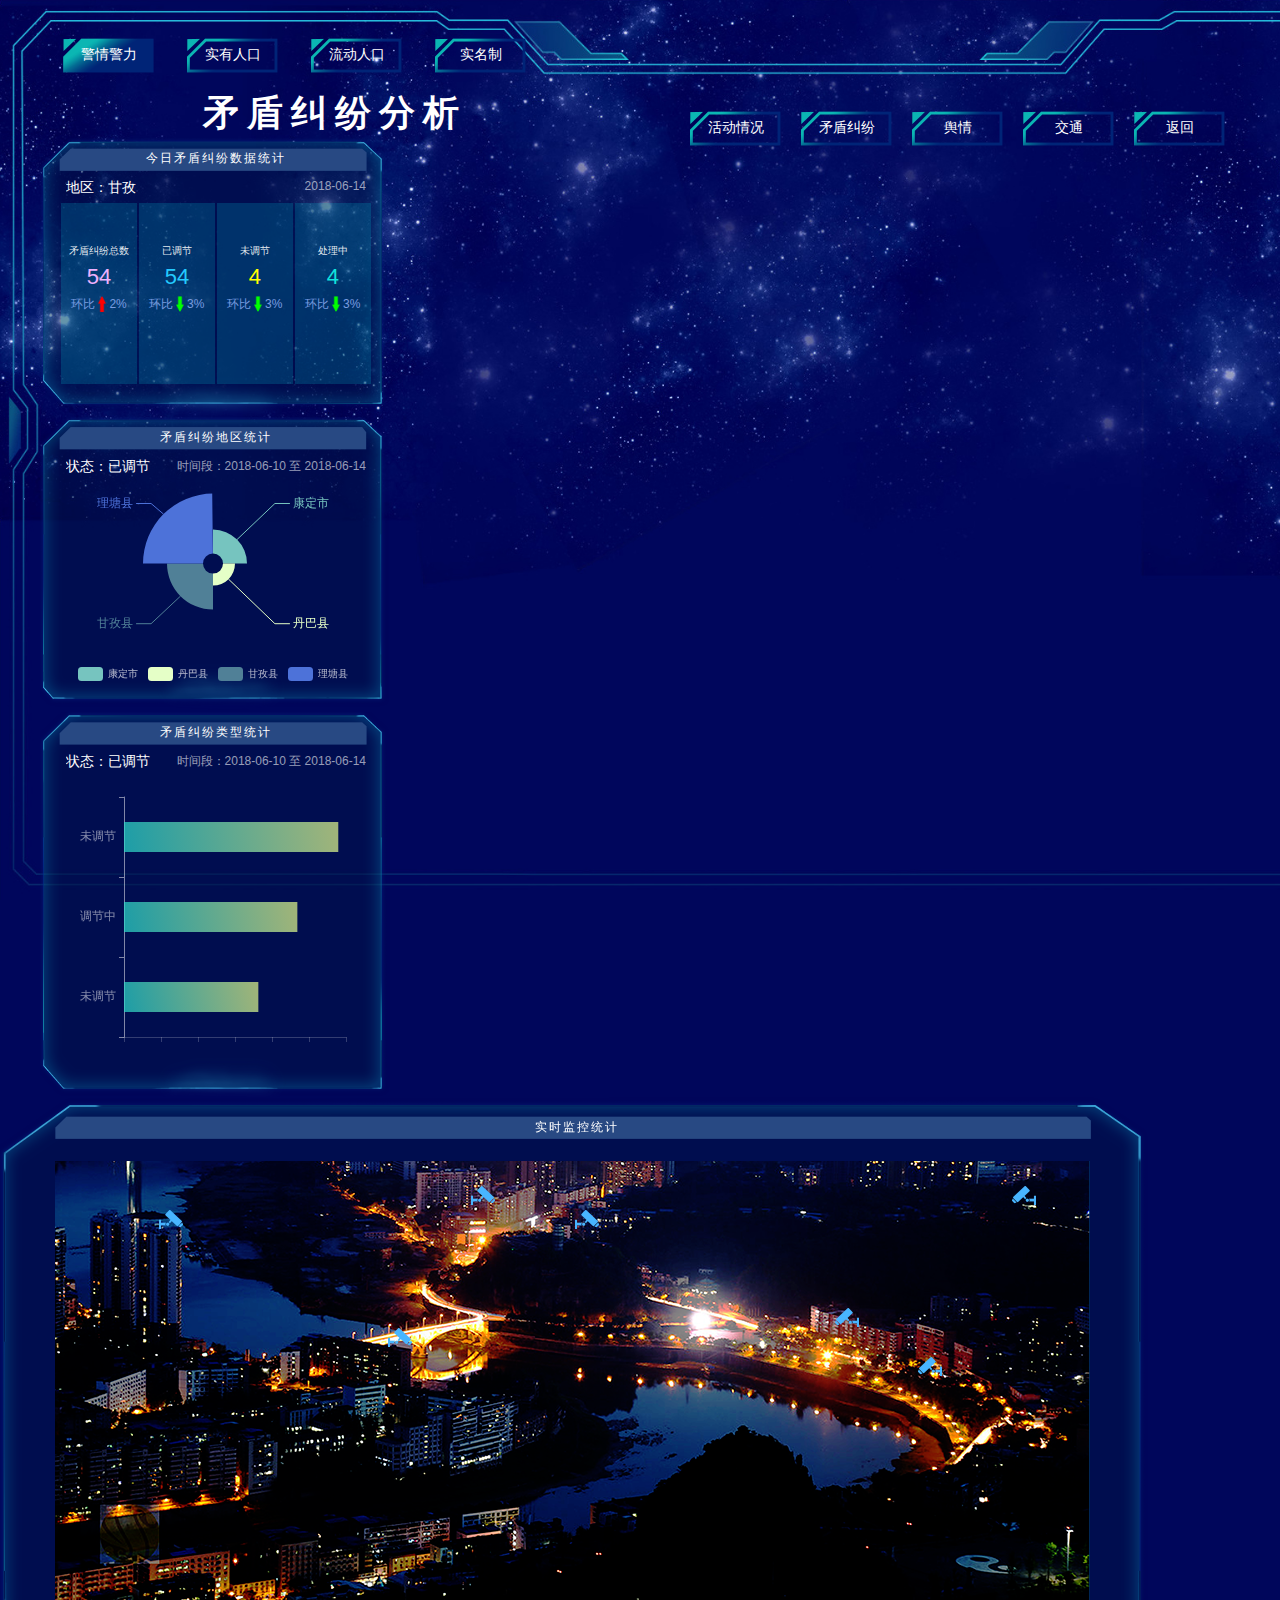
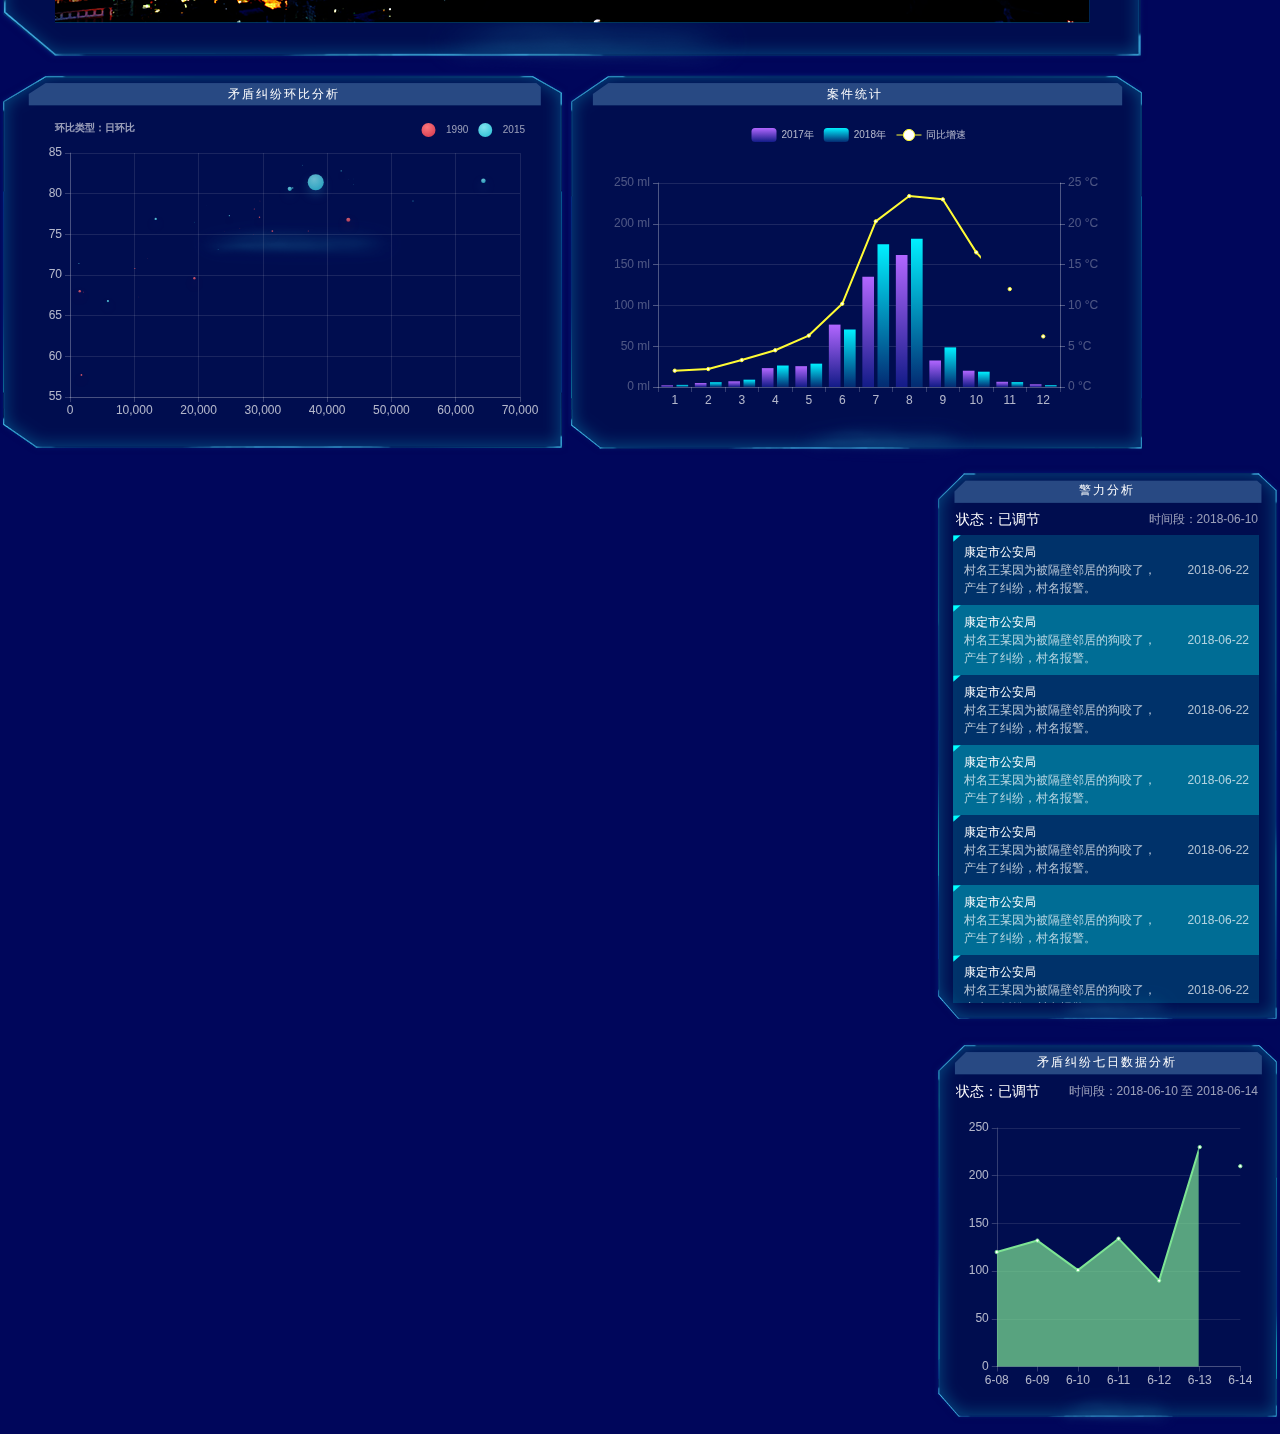
<file: analysis.html>
<!doctype html>
<meta charset="utf-8">
<title>警情警力分析</title>
<link href="css/style.css"  rel="stylesheet" type="text/css" media="all" />
<script src="js/echarts.min.js" charset="utf-8"></script>


<body>
<div class="bnt">
  <div class="topbnt_left fl">
   <ul><li class="active"><a href="#">警情警力</a></li>
      <li><a href="#">实有人口</a></li>
      <li><a href="#">流动人口</a></li>
      <li><a href="#">实名制</a></li>
   </ul>
  </div>
  <h1 class="tith1 fl">矛盾纠纷分析</h1>
  <div class=" fr topbnt_right">
   <ul><li><a href="#">活动情况</a></li>
      <li><a href="#">矛盾纠纷</a></li>
      <li><a href="#">舆情</a></li>
      <li><a href="#">交通</a></li>
      <li><a href="#">返回</a></li>
   </ul>
  </div>
</div>
<!-- bnt end -->
<div class="left1">
    <div class="aleftboxttop"><h2 class="tith2 pt12">今日矛盾纠纷数据统计</h2>
    <div class="lefttoday_tit pt6"><p class="fl">地区：甘孜</p><p class="fr">2018-06-14</p></div>
    <div class="lefttoday_number">
      <div class="widget-inline-box text-center fl">
        <p>矛盾纠纷总数</p>
        <h3 class="pt6 ceeb1fd">54</h3>
        <h4 class="text-muted pt6">环比<img src="img/iconup.png" height="16" />2%</h4>
      </div>
      <div class="widget-inline-box text-center fl">
         <p>已调节</p>
        <h3 class="pt6 c24c9ff">54</h3>
        <h4 class="text-muted pt6">环比<img src="img/icondown.png" height="16" />3%</h4>
      </div>
      <div class="widget-inline-box text-center fl">
         <p>未调节</p>
        <h3 class="pt6 cffff00">4</h3>
        <h4 class="text-muted pt6">环比<img src="img/icondown.png" height="16" />3%</h4>
      </div>
      <div class="widget-inline-box text-center fl">
         <p>处理中</p>
        <h3 class="pt6 c11e2dd">4</h3>
        <h4 class="text-muted pt6">环比<img src="img/icondown.png" height="16" />3%</h4>
      </div>
    </div>
    <!-- lefttoday_number end -->
    </div>
    <div class="aleftboxtmidd">
      <h2 class="tith2 pt12">矛盾纠纷地区统计</h2>
          <div class="lefttoday_tit pt6"><p class="fl">状态：已调节</p><p class="fr">时间段：2018-06-10 至 2018-06-14</p></div>
      <div id="aleftboxtmidd" style=" width:306px; height:204px;margin: 3px 20px;"></div>
  </div>
  <div class="aleftboxtbott">
    <h2 class="tith2 pt12">矛盾纠纷类型统计</h2>
        <div class="lefttoday_tit pt6"><p class="fl">状态：已调节</p><p class="fr">时间段：2018-06-10 至 2018-06-14</p></div>
    <div id="aleftboxtbott" class="aleftboxtbott_cont" style=" width:306px; height:290px;margin: 3px 20px;"></div>
</div>
</div>
<!--  left1 end -->
<div class="mrbox">
      <div class="mrbox_topmidd">
          <div class="amiddboxttop">
              <h2 class="tith2 pt20">实时监控统计</h2>
                <div class="amiddboxttop_map" style="margin: 25px 0 0 55px;">
                 <span class="camera_l"  style=" top:34%;left:32%"></span>
                 <span class="camera_l" style=" top:10%;left:10%"></span>
                 <span class="camera_l" style=" top:5%;left:40%"></span>
                 <span class="camera_l" style=" top:10%;left:50%"></span>
                 <span style=" top:30%;left:75%"></span>
                 <span style=" top:5%;left:92%"></span>
                 <span style=" top:40%;left:83%"></span>
                </div>
            </div>
            <!--  amiddboxttop end-->
                <div class="amidd_bott">
                  <div class="amiddboxtbott1 fl" >
                    <h2 class="tith2 pt14">矛盾纠纷环比分析</h2>
                    <div id="amiddboxtbott1"  style=" width:510px; height:314px; margin-top:10px;margin-left:30px;"></div>
                  </div>

                <div class="amiddboxtbott2 fl"><h2 class="tith2 pt14">案件统计</h2>
                    <div id="amiddboxtbott2" style=" width:522px; height:314px; margin-top:10px;margin-left:30px;"></div>
                </div>
            </div>
            <!-- amidd_bott end -->
          </div>
        <!-- mrbox_top end -->
        <div class="mrbox_top_right">
          <div class="arightboxtop"><h2 class="tith2 pt17">警力分析</h2>
            <div class="lefttoday_tit pt6"><p class="fl">状态：已调节</p><p class="fr">时间段：2018-06-10</p></div>
            <div class="left2_table" style="height:468px; ">
               <ul>
                    <li>
                    <p class="fl"><b>康定市公安局</b><br>
                      村名王某因为被隔壁邻居的狗咬了，产生了纠纷，村名报警。<br>
                    </p>
                    <p class="fr pt17">2018-06-22</p>
                    </li>
                    <li class="bg">
                    <p class="fl"><b>康定市公安局</b><br>
                      村名王某因为被隔壁邻居的狗咬了，产生了纠纷，村名报警。<br>
                    </p>
                    <p class="fr pt17">2018-06-22</p>
                    </li>
                    <li>
                    <p class="fl"><b>康定市公安局</b><br>
                      村名王某因为被隔壁邻居的狗咬了，产生了纠纷，村名报警。<br>
                    </p>
                    <p class="fr pt17">2018-06-22</p>
                    </li>
                    <li class="bg">
                    <p class="fl"><b>康定市公安局</b><br>
                      村名王某因为被隔壁邻居的狗咬了，产生了纠纷，村名报警。<br>
                    </p>
                    <p class="fr pt17">2018-06-22</p>
                    </li>
                    <li>
                    <p class="fl"><b>康定市公安局</b><br>
                      村名王某因为被隔壁邻居的狗咬了，产生了纠纷，村名报警。<br>
                    </p>
                    <p class="fr pt17">2018-06-22</p>
                    </li>
                    <li class="bg">
                    <p class="fl"><b>康定市公安局</b><br>
                      村名王某因为被隔壁邻居的狗咬了，产生了纠纷，村名报警。<br>
                    </p>
                    <p class="fr pt17">2018-06-22</p>
                    </li>
                    <li>
                    <p class="fl"><b>康定市公安局</b><br>
                      村名王某因为被隔壁邻居的狗咬了，产生了纠纷，村名报警。<br>
                    </p>
                    <p class="fr pt17">2018-06-22</p>
                    </li>
                    <li class="bg">
                    <p class="fl"><b>康定市公安局</b><br>
                      村名王某因为被隔壁邻居的狗咬了，产生了纠纷，村名报警。<br>
                    </p>
                    <p class="fr pt17">2018-06-22</p>
                    </li>

               </ul>
            </div>

          </div>
            <div class="arightboxbott"><h2 class="tith2 pt17">矛盾纠纷七日数据分析</h2>
              <div class="lefttoday_tit pt6"><p class="fl">状态：已调节</p><p class="fr">时间段：2018-06-10 至 2018-06-14</p></div>
              <div id="arightboxbott" style=" width:292px; height:284px; margin-top:10px;margin-left:30px;"></div>
            </div>
        </div>
        <!-- mrbox_top_right end -->
      </div>


</div>

                <script type="text/javascript">
                        var myChart = echarts.init(document.getElementById('aleftboxtmidd'));
                        option = {
                          color:['#76c4bf','#e5ffc7','#508097','#4d72d9'],
                            // backgroundColor: 'rgba(1,202,217,.2)',
                            grid: {
                											left:10,
                											right:40,
                											top:0,
                											bottom:0,
                                      containLabel: true
                										},
                                      legend: {
                                          x : 'center',
                                          y : 'bottom',
                                          textStyle:{
                                            fontSize: 10,
                                            color:'rgba(255,255,255,.7)'
                                          },
                                          data:['康定市','丹巴县','甘孜县','理塘县']
                                      },
                                      calculable : true,
                                      series : [

                                          {
                                              name:'面积模式',
                                              type:'pie',
                                              radius : [10, 70],
                                              center : ['50%', '40%'],
                                              roseType : 'area',
                                              data:[
                                                  {value:10, name:'康定市'},
                                                  {value:5, name:'丹巴县'},
                                                  {value:15, name:'甘孜县'},
                                                  {value:25, name:'理塘县'}
                                              ]
                                          }
                                      ]
                                  };
                        myChart.setOption(option);
                    </script>
                    <script type="text/javascript">
                            var myChart = echarts.init(document.getElementById('aleftboxtbott'));
                            option = {
                              color:['#7ecef4'],
                                // backgroundColor: 'rgba(1,202,217,.2)',
                                grid: {
                    											left:20,
                    											right:20,
                    											top:20,
                    											bottom:10,
                                          containLabel: true
                    										},

                                      xAxis: {
                                          type: 'value',
                                          axisLine:{
                                           lineStyle:{
                                             color:'rgba(255,255,255,.2)'
                                           }
                                         },
                                         splitLine:{
                                           lineStyle:{
                                             color:'rgba(255,255,255,0)'
                                           }
                                         },
                                         axisLabel:{
                                             color:"rgba(255,255,255,0)"
                                         },
                                          boundaryGap: [0, 0.01]
                                      },
                                      yAxis: {
                                          type: 'category',
                                          axisLine:{
                                           lineStyle:{
                                             color:'rgba(255,255,255,.5)'
                                           }
                                         },
                                         splitLine:{
                                           lineStyle:{
                                             color:'rgba(255,255,255,.1)'
                                           }
                                         },
                                         axisLabel:{
                                             color:"rgba(255,255,255,.5)"
                                         },
                                          data: ['未调节','调节中','未调节']
                                      },
                                      series: [
                                          {
                                              name: '2011年',
                                              type: 'bar',
                                              barWidth :30,
                                              itemStyle: {
                                                  normal: {
                                                      color: new echarts.graphic.LinearGradient(
                                                          1, 0, 0, 1,
                                                          [
                                                              {offset: 0, color: 'rgba(230,253,139,.7)'},
                                                              {offset: 1, color: 'rgba(41,220,205,.7)'}
                                                          ]
                                                      )
                                                  }
                                              },
                                              data: [18203, 23489, 29034]
                                          }
                                      ]
                                  };
                            myChart.setOption(option);
                        </script>
                        <script type="text/javascript">
                                var myChart = echarts.init(document.getElementById('amiddboxtbott1'));
                                var data = [
                                    [[28604,77,17099,'Australia',1990],[31163,77.4,2440,'Canada',1990],[1516,68,1605773,'China',1990],[13670,74.7,10082,'Cuba',1990],[28599,75,49805,'Finland',1990],[29476,77.1,569499,'France',1990],[31476,75.4,789237,'Germany',1990],[28666,78.1,254830,'Iceland',1990],[1777,57.7,870776,'India',1990],[29550,79.1,129285,'Japan',1990],[2076,67.9,201954,'North Korea',1990],[12087,72,42954,'South Korea',1990],[24021,75.4,33934,'New Zealand',1990],[43296,76.8,4240375,'Norway',1990],[10088,70.8,381958,'Poland',1990],[19349,69.6,1475652,'Russia',1990],[10670,67.3,53905,'Turkey',1990],[26424,75.7,57117,'United Kingdom',1990],[37062,75.4,252810,'United States',1990]],
                                    [[44056,81.8,23973,'Australia',2015],[43294,81.7,35927,'Canada',2015],[13334,76.9,1376043,'China',2015],[21291,78.5,11562,'Cuba',2015],[38923,80.8,55057,'Finland',2015],[37599,81.9,64345,'France',2015],[44053,81.1,80545,'Germany',2015],[42182,82.8,329425,'Iceland',2015],[5903,66.8,1311027,'India',2015],[36162,83.5,126571,'Japan',2015],[1390,71.4,251317,'North Korea',2015],[34644,80.7,503439,'South Korea',2015],[34186,80.6,4528526,'New Zealand',2015],[64304,81.6,5210967,'Norway',2015],[24787,77.3,386194,'Poland',2015],[23038,73.13,143918,'Russia',2015],[19360,76.5,78630,'Turkey',2015],[38225,81.4,64715810,'United Kingdom',2015],[53354,79.1,321771,'United States',2015]]
                                ];

                                option = {
                                    // backgroundColor: 'rgba(1,202,217,.2)',
                                    grid: {
                        											left:40,
                        											right:20,
                        											top:40,
                        											bottom:30
                        										},
                                    title: {
                                      top: 5,
                                      left:20,
                                        textStyle:{
                                          fontSize:10,
                                          color:'rgba(255,255,255,.6)'
                                        },
                                        text: '环比类型：日环比'
                                    },
                                    legend: {
                                        right: 10,
                                        top: 5,
                                        textStyle:{
                                          fontSize:10,
                                          color:'rgba(255,255,255,.6)'
                                        },
                                        data: ['1990', '2015']
                                    },
                                    xAxis: {
                                      axisLine:{
                                        lineStyle:{
                                          color:'rgba(255,255,255,.2)'
                                        }
                                      },
                                      splitLine:{
                                        lineStyle:{
                                          color:'rgba(255,255,255,.1)'
                                        }
                                      },
                                      axisLabel:{
                                          color:"rgba(255,255,255,.7)"
                                      }
                                    },
                                    yAxis: {
                                      axisLine:{
                                        lineStyle:{
                                          color:'rgba(255,255,255,.2)'
                                        }
                                      },
                                      splitLine:{
                                        lineStyle:{
                                          color:'rgba(255,255,255,.1)'
                                        }
                                      },
                                      axisLabel:{
                                          color:"rgba(255,255,255,.7)"
                                      },
                                        scale: true
                                    },
                                    series: [{
                                        name: '1990',
                                        data: data[0],
                                        type: 'scatter',
                                        symbolSize: function (data) {
                                            return Math.sqrt(data[2]) / 5e2;
                                        },
                                        label: {
                                            emphasis: {
                                                show: true,
                                                formatter: function (param) {
                                                    return param.data[3];
                                                },
                                                position: 'top'
                                            }
                                        },
                                        itemStyle: {
                                            normal: {
                                                shadowBlur: 10,
                                                shadowColor: 'rgba(120, 36, 50, 0.5)',
                                                shadowOffsetY: 5,
                                                color: new echarts.graphic.RadialGradient(0.4, 0.3, 1, [{
                                                    offset: 0,
                                                    color: 'rgb(251, 118, 123)'
                                                }, {
                                                    offset: 1,
                                                    color: 'rgb(204, 46, 72)'
                                                }])
                                            }
                                        }
                                    }, {
                                        name: '2015',
                                        data: data[1],
                                        type: 'scatter',
                                        symbolSize: function (data) {
                                            return Math.sqrt(data[2]) / 5e2;
                                        },
                                        label: {
                                            emphasis: {
                                                show: true,
                                                formatter: function (param) {
                                                    return param.data[3];
                                                },
                                                position: 'top'
                                            }
                                        },
                                        itemStyle: {
                                            normal: {
                                                shadowBlur: 10,
                                                shadowColor: 'rgba(25, 100, 150, 0.5)',
                                                shadowOffsetY: 5,
                                                color: new echarts.graphic.RadialGradient(0.4, 0.3, 1, [{
                                                    offset: 0,
                                                    color: 'rgb(129, 227, 238)'
                                                }, {
                                                    offset: 1,
                                                    color: 'rgb(25, 183, 207)'
                                                }])
                                            }
                                        }
                                    }]
                                };
                                myChart.setOption(option);
                            </script>

                        <script type="text/javascript">
                                var myChart = echarts.init(document.getElementById('amiddboxtbott2'));
                                option = {
                                    // backgroundColor: 'rgba(1,202,217,.2)',
                                    grid: {
                        											left:60,
                        											right:60,
                        											top:70,
                        											bottom:40
                        										},

                              toolbox: {
                                  feature: {
                                      dataView: {show: true, readOnly: false},
                                      magicType: {show: true, type: ['line', 'bar']},
                                      restore: {show: true},
                                      saveAsImage: {show: true}
                                  }
                              },
                              legend: {
                                top:10,
                                textStyle:{
                                  fontSize: 10,
                                  color:'rgba(255,255,255,.7)'
                                },
                                  data:['2017年','2018年','同比增速']
                              },
                              xAxis: [
                                  {
                                      type: 'category',
                                      axisLine:{
                												lineStyle:{
                													color:'rgba(255,255,255,.2)'
                												}
                											},
                											splitLine:{
                												lineStyle:{
                													color:'rgba(255,255,255,.1)'
                												}
                											},
                											axisLabel:{
                													color:"rgba(255,255,255,.7)"
                											},

                                      data: ['1','2','3','4','5','6','7','8','9','10','11','12'],
                                      axisPointer: {
                                          type: 'shadow'
                                      }
                                  }
                              ],
                              yAxis: [
                                  {
                                      type: 'value',
                                      name: '',
                                      min: 0,
                                      max: 250,
                                      interval: 50,
                                      axisLine:{
                												lineStyle:{
                													color:'rgba(255,255,255,.3)'
                												}
                											},
                											splitLine:{
                												lineStyle:{
                													color:'rgba(255,255,255,.01)'
                												}
                											},

                                      axisLabel: {
                                          formatter: '{value} ml'
                                      }
                                  },
                                  {
                                      type: 'value',
                                      name: '',
                                      max: 25,
                                      interval: 5,
                                      axisLine:{
                												lineStyle:{
                													color:'rgba(255,255,255,.3)'
                												}
                											},
                											splitLine:{
                												lineStyle:{
                													color:'rgba(255,255,255,.1)'
                												}
                											},
                                      axisLabel: {
                                          formatter: '{value} °C'
                                      }
                                  }
                              ],
                              series: [

                                  {
                                      name:'2017年',
                                      type:'bar',
                                      itemStyle: {
                                                      normal: {
                                                          color: new echarts.graphic.LinearGradient(
                                                              0, 0, 0, 1,
                                                              [
                                                                  {offset: 0, color: '#b266ff'},
                                                                  {offset: 1, color: '#121b87'}
                                                              ]
                                                          )
                                                      }
                                                  },
                                      data:[2.0, 4.9, 7.0, 23.2, 25.6, 76.7, 135.6, 162.2, 32.6, 20.0, 6.4, 3.3]
                                  },
                                  {
                                      name:'2018年',
                                      type:'bar',
                                      itemStyle: {
                                                      normal: {
                                                          color: new echarts.graphic.LinearGradient(
                                                              0, 0, 0, 1,
                                                              [
                                                                  {offset: 0, color: '#00f0ff'},
                                                                  {offset: 1, color: '#032a72'}
                                                              ]
                                                          )
                                                      }
                                                  },
                                      data:[2.6, 5.9, 9.0, 26.4, 28.7, 70.7, 175.6, 182.2, 48.7, 18.8, 6.0, 2.3]
                                  },
                                  {
                                      name:'同比增速',
                                      type:'line',
                                      itemStyle: {
                                                      normal: {
                                                          color: new echarts.graphic.LinearGradient(
                                                              0, 0, 0, 1,
                                                              [
                                                                  {offset: 0, color: '#fffb34'},
                                                                  {offset: 1, color: '#fffb34'}
                                                              ]
                                                          )
                                                      }
                                                  },
                                      yAxisIndex: 1,
                                      data:[2.0, 2.2, 3.3, 4.5, 6.3, 10.2, 20.3, 23.4, 23.0, 16.5, 12.0, 6.2]
                                  }
                              ]
                          };
                                myChart.setOption(option);
                            </script>
                            <script type="text/javascript">
                                    var myChart = echarts.init(document.getElementById('arightboxbott'));
                                    option = {
                                      color:['#7de494','#7fd7b1', '#5578cf', '#5ebbeb', '#d16ad8','#f8e19a',  '#00b7ee', '#81dabe','#5fc5ce'],
                                        // backgroundColor: 'rgba(1,202,217,.2)',

                                        grid: {
                                            left: '3%',
                                            right: '4%',
                                            bottom: '3%',
                                            top:'6%',
                                            containLabel: true
                                        },
                                        toolbox: {
                                            feature: {
                                                saveAsImage: {}
                                            }
                                        },
                                        xAxis: {
                                            type: 'category',
                                            boundaryGap: false,
                                            axisLine:{
                                              lineStyle:{
                                                color:'rgba(255,255,255,.2)'
                                              }
                                            },
                                            splitLine:{
                                              lineStyle:{
                                                color:'rgba(255,255,255,.1)'
                                              }
                                            },
                                            axisLabel:{
                                                color:"rgba(255,255,255,.7)"
                                            },
                                            data: ['6-08','6-09','6-10','6-11','6-12','6-13','6-14']
                                        },
                                        yAxis: {
                                            type: 'value',
                                            axisLine:{
                                              lineStyle:{
                                                color:'rgba(255,255,255,.2)'
                                              }
                                            },
                                            splitLine:{
                                              lineStyle:{
                                                color:'rgba(255,255,255,.1)'
                                              }
                                            },
                                            axisLabel:{
                                                color:"rgba(255,255,255,.7)"
                                            },
                                        },
                                        series: [
                                            {
                                                name:'2014年',
                                                type:'line',
                                                stack: '总量',
                                                  areaStyle: {normal: {}},
                                                data:[120, 132, 101, 134, 90, 230, 210]
                                            }

                                        ]
                                        };
                                    myChart.setOption(option);
                                </script>


</body>
</html>
</file>
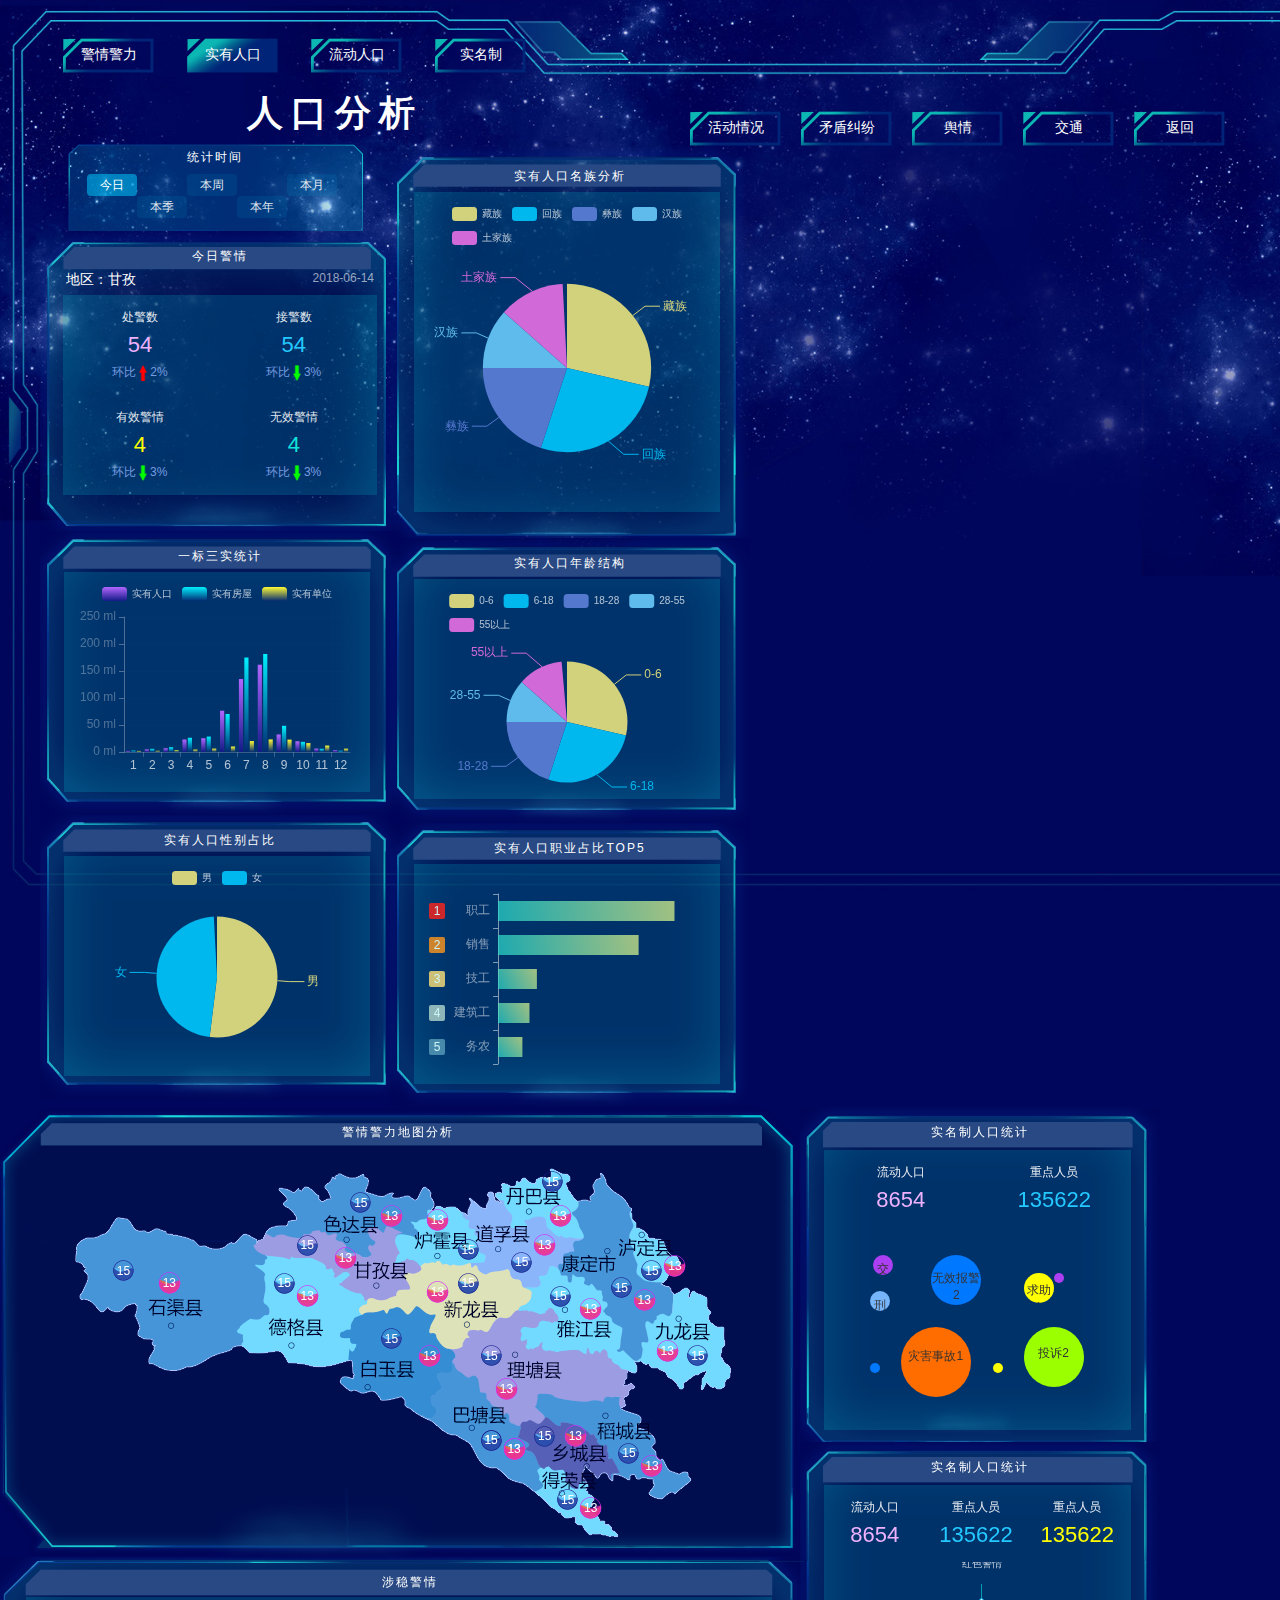
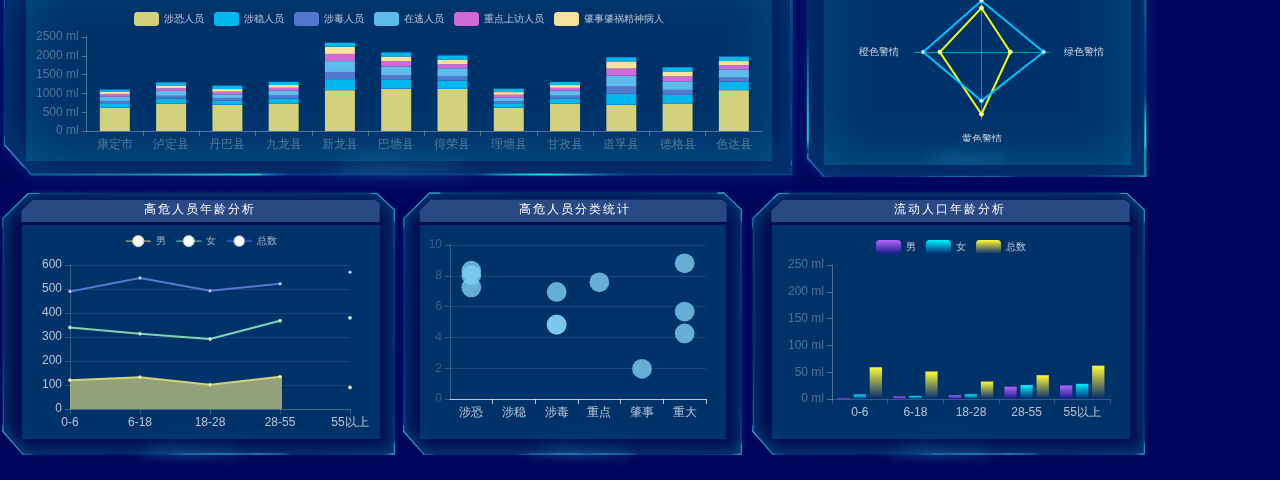
<file: people.html>
<!doctype html>
<meta charset="utf-8">
<title>人口分析</title>
<link href="css/style.css"  rel="stylesheet" type="text/css" media="all" />
<script src="js/echarts.min.js" charset="utf-8"></script>


<body>
<div class="bnt">
  <div class="topbnt_left fl">
   <ul><li ><a href="#">警情警力</a></li>
      <li class="active"><a href="#">实有人口</a></li>
      <li><a href="#">流动人口</a></li>
      <li><a href="#">实名制</a></li>
   </ul>
  </div>
  <h1 class="tith1 fl">人口分析</h1>
  <div class=" fr topbnt_right">
   <ul><li><a href="#">活动情况</a></li>
      <li><a href="#">矛盾纠纷</a></li>
      <li><a href="#">舆情</a></li>
      <li><a href="#">交通</a></li>
      <li><a href="#">返回</a></li>
   </ul>
  </div>
</div>
<!-- bnt end -->
<div class="left1">
    <div class="lefttime" style=" margin-top:5px;height:88px;"><h2 class="tith2 pt6">统计时间</h2>
     <div class="lefttime_text">
        <ul>
          <li class="bg active">今日</li>
          <li></li>
          <li class="bg">本周</li>
          <li></li>
          <li class="bg">本月</li>
          <li></li>
          <li class="bg">本季</li>
          <li></li>
          <li class="bg">本年</li>
        </ul>
     </div>
    </div>
    <div class="plefttoday"><h2 class="tith2 pt17">今日警情</h2>
    <div class="lefttoday_tit"><p class="fl">地区：甘孜</p><p class="fr">2018-06-14</p></div>
    <div class="lefttoday_number">
      <div class="widget-inline-box text-center fl">
        <p>处警数</p>
        <h3 class="pt6 ceeb1fd">54</h3>
        <h4 class="text-muted pt6">环比<img src="img/iconup.png" height="16" />2%</h4>
      </div>
      <div class="widget-inline-box text-center fl">
         <p>接警数</p>
        <h3 class="pt6 c24c9ff">54</h3>
        <h4 class="text-muted pt6">环比<img src="img/icondown.png" height="16" />3%</h4>
      </div>
      <div class="widget-inline-box text-center fl">
         <p>有效警情</p>
        <h3 class="pt6 cffff00">4</h3>
        <h4 class="text-muted pt6">环比<img src="img/icondown.png" height="16" />3%</h4>
      </div>
      <div class="widget-inline-box text-center fl">
         <p>无效警情</p>
        <h3 class="pt6 c11e2dd">4</h3>
        <h4 class="text-muted pt6">环比<img src="img/icondown.png" height="16" />3%</h4>
      </div>
    </div>
    <!-- lefttoday_number end -->
    <!--  lefttoday_bar end-->
    </div>
    <div class="lpeftmidbot">
      <h2 class="tith2 pt17">一标三实统计</h2>
      <div id="lpeftmidbot" style=" width:306px; height:220px; margin-top:7px;margin-left:24px;"></div>
  </div>
    <div class="lpeftbot">
      <h2 class="tith2 pt17">实有人口性别占比</h2>
      <div id="lpeftbot" style=" width:306px; height:220px; margin-top:7px;margin-left:24px;"></div>
  </div>
</div>
<!--  left1 end -->
<div class="left2">
  <div class="pleftbox2top">
    <h2 class="tith2 pt20">实有人口名族分析</h2>
    <div id="pleftbox2top" style=" width:306px; height:320px; margin-top:7px;margin-left:24px;"></div>
  </div>
  <div class="pleftbox2midd"><h2 class="tith2 pt17">实有人口年龄结构</h2>
  <div id="pleftbox2midd" style=" width:306px; height:220px;margin-top:7px;margin-left:24px;"></div>
  </div>
  <div class="lpeftbot">
    <h2 class="tith2 pt17">实有人口职业占比TOP5</h2>
    <div class="pvr fl liwp" style=" width:306px; height:220px;margin-top:7px;margin-left:24px;">
      <ul>
        <li class="hot1">1</li>
        <li class="hot2">2</li>
        <li class="hot3">3</li>
        <li class="hot4">4</li>
        <li class="hot5">5</li>
      </ul>
      <div id="pleftbox2bott_cont" style=" width:306px; height:220px;"></div>
    </div>


    </div>
</div>
</div>
<div class="mrbox">
      <div class="mrbox_top">
          <div class="mrbox_top_midd">
              <div class="mrboxtm-mbox"><h2 class="tith2 pt17">警情警力地图分析</h2>
                <div class="mrboxtm-map" style=" width:766px; height:424px;margin: 0 20px;">
                   <ul>
                     <li class="bluer" style="top:28%;left:12%">15</li>
                     <li class="redr" style="top:31%;left:18%">13</li>
                      <!--  石渠县-->
                     <li class="bluer" style="top:31%;left:33%">15</li>
                      <li class="redr" style="top:34%;left:36%">13</li>
                       <!--  -->
                      <li class="bluer" style="top:12%;left:43%">15</li>
                      <li class="redr" style="top:15%;left:47%">13</li>
                       <!--  -->
                      <li class="bluer" style="top:22%;left:36%">15</li>
                     <li class="redr" style="top:25%;left:41%">13</li>
                      <!--  -->
                     <li class="bluer" style="top:23%;left:57%">15</li>
                    <li class="redr" style="top:16%;left:53%">13</li>
                     <!--  -->
                    <li class="bluer" style="top:26%;left:64%">15</li>
                   <li class="redr" style="top:22%;left:67%">13</li>
                   <!--  -->
                   <li class="bluer" style="top:7%;left:68%">15</li>
                  <li class="redr" style="top:15%;left:69%">13</li>
                  <!--  丹巴-->
                  <li class="bluer" style="top:32%;left:77%">15</li>
                 <li class="redr" style="top:35%;left:80%">13</li>
                 <!--  康定-->
                 <li class="bluer" style="top:28%;left:81%">15</li>
                <li class="redr" style="top:27%;left:84%">13</li>
                <!--  泸定-->
                <li class="bluer" style="top:34%;left:69%">15</li>
               <li class="redr" style="top:37%;left:73%">13</li>
               <!--  雅江-->
               <li class="bluer" style="top:48%;left:87%">15</li>
              <li class="redr" style="top:47%;left:83%">13</li>
              <!--  九龙-->
              <li class="bluer" style="top:48%;left:60%">15</li>
             <li class="redr" style="top:56%;left:62%">13</li>
             <!--  理塘-->
             <li class="bluer" style="top:68%;left:60%">15</li>
            <li class="redr" style="top:70%;left:63%">13</li>
            <!--  巴塘-->
            <li class="bluer" style="top:67%;left:67%">15</li>
           <li class="redr" style="top:67%;left:71%">13</li>
           <!--  乡城-->
           <li class="bluer" style="top:82%;left:70%">15</li>
          <li class="redr" style="top:84%;left:73%">13</li>
          <!--  得荣-->
          <li class="bluer" style="top:68%;left:60%">15</li>
         <li class="redr" style="top:70%;left:63%">13</li>
         <!--  巴塘-->
         <li class="bluer" style="top:71%;left:78%">15</li>
        <li class="redr" style="top:74%;left:81%">13</li>
        <!--  稻城-->

                    <li class="bluer" style="top:31%;left:57%">15</li>
                    <li class="redr" style="top:33%;left:53%">13</li>
                    <li class="bluer" style="top:44%;left:47%">15</li>
                    <li class="redr" style="top:48%;left:52%">13</li>
                   </ul>
                 </div>
              </div>
<!--  map end-->
                <div class="pmrboxbottom"><h2 class="tith2 pt17">涉稳警情</h2>
                    <div id="pmrboxbottom" style=" width:746px; height:164px; margin-top:6px;margin-left:26px;"></div>
                </div>
          </div>
        <!-- mrbox_top_midd end -->
        <div class="mrbox_top_right">
          <div class="pmrtop">
            <h2 class="tith2 pt17">实名制人口统计</h2>
            <div class="pmrtop_cont" style=" width:307px; height:280px; margin-top:9px;margin-left:24px;">
              <div style=" height:60px">
              <div class="widget-inline-box text-center fl">
                <p>流动人口</p>
								<h3 class="pt6 ceeb1fd">8654</h3>
							</div>
              <div class="widget-inline-box text-center fl" >
                 <p>重点人员</p>
								<h3 class="pt6 c24c9ff">135622</h3>
							</div>
              </div>
              <div class="lefttoday_bar" >
                <ul>
                  <li class="c1 big1" style="top: 25%;left: 16%;"><span>交通警情6</span></li>
                  <li class="c2 big2" style="top: 35%;left: 65%;"><span>求助1</span></li>
                  <li class="c3 big4" style="top: 25%;left: 35%;"><span>无效报警2</span></li>
                  <li class="c4 big5" style="top: 65%;left: 65%;"><span>投诉2</span></li>
                  <li class="c5 big6" style="top: 65%;left: 25%;"><span>灾害事故1</span></li>
                  <li class="c6 big1" style="top: 45%;left: 15%;"><span>刑事案件1</span></li>
                  <li class="c1 big0" style="top: 35%;left: 75%;"></li>
                  <li class="c2 big0" style="top: 85%;left: 55%;"></li>
                  <li class="c3 big0" style="top: 85%;left: 15%;"></li>
                </ul>
              </div>
            </div>
            </div>
            <!-- pmrtop  -->

            <div class="pmrtop">
              <h2 class="tith2 pt17">实名制人口统计</h2>
              <div class="pmrtop_cont pmrtop_wid" style=" width:307px; height:280px; margin-top:9px;margin-left:24px;">
                <div style=" height:60px">
                <div class="widget-inline-box text-center fl">
                  <p>流动人口</p>
  								<h3 class="pt6 ceeb1fd">8654</h3>
  							</div>
                <div class="widget-inline-box text-center fl" >
                   <p>重点人员</p>
  								<h3 class="pt6 c24c9ff">135622</h3>
  							</div>
                <div class="widget-inline-box text-center fl" >
                   <p>重点人员</p>
                  <h3 class="pt6 cffff00">135622</h3>
                </div>
                </div>
                <div id="pmrmidd" style=" width:267px; height:180px; margin-top:9px;margin-left:24px;"></div>
              </div>
              </div>
              <!-- pmrtop  -->

        </div>
      </div>


      <div class="mrbox_bottom">
          <div class="rbottom_box1"><h2 class="tith2 pt12">高危人员年龄分析</h2>
          <div id="prbottom_box1" style=" width:358px; height:214px;margin-top:7px;margin-left:22px;"></div></div>
          <div class="rbottom_box2"><h2 class="tith2 pt12">高危人员分类统计</h2>
          <div id="prbottom_box2" style=" width:306px; height:214px;margin-top:7px;margin-left:20px;"></div></div>
          <div class="rbottom_box3"><h2 class="tith2 pt12">流动人口年龄分析</h2>
          <div id="prbottom_box3" style=" width:358px; height:214px;margin-top:7px;margin-left:22px;"></div></div>

      </div>
</div>
<script type="text/javascript">
        var myChart = echarts.init(document.getElementById('lpeftmidbot'));
        option = {
            backgroundColor: 'rgba(1,202,217,.2)',
            grid: {
                      left:60,
                      right:20,
                      top:45,
                      bottom:40
                    },

      toolbox: {
          feature: {
              dataView: {show: true, readOnly: false},
              magicType: {show: true, type: ['line', 'bar']},
              restore: {show: true},
              saveAsImage: {show: true}
          }
      },
      legend: {
        top:10,
        textStyle:{
          fontSize: 10,
          color:'rgba(255,255,255,.7)'
        },
          data:['实有人口','实有房屋','实有单位']
      },
      xAxis: [
          {
              type: 'category',
              axisLine:{
                lineStyle:{
                  color:'rgba(255,255,255,.2)'
                }
              },
              splitLine:{
                lineStyle:{
                  color:'rgba(255,255,255,.1)'
                }
              },
              axisLabel:{
                  color:"rgba(255,255,255,.7)"
              },

              data: ['1','2','3','4','5','6','7','8','9','10','11','12'],
              axisPointer: {
                  type: 'shadow'
              }
          }
      ],
      yAxis: [
          {
              type: 'value',
              name: '',
              min: 0,
              max: 250,
              interval: 50,
              axisLine:{
                lineStyle:{
                  color:'rgba(255,255,255,.3)'
                }
              },
              splitLine:{
                lineStyle:{
                  color:'rgba(255,255,255,.01)'
                }
              },

              axisLabel: {
                  formatter: '{value} ml'
              }
          },
          {
              type: 'value',
              name: '',
              max: 25,
              interval: 5,
              axisLine:{
                lineStyle:{
                  color:'rgba(255,255,255,0)'
                }
              },
              splitLine:{
                lineStyle:{
                  color:'rgba(255,255,255,0)'
                }
              },
              axisLabel: {
                  formatter: '{value} °C'
              }
          }
      ],
      series: [

          {
              name:'实有人口',
              type:'bar',
              itemStyle: {
                              normal: {
                                  color: new echarts.graphic.LinearGradient(
                                      0, 0, 0, 1,
                                      [
                                          {offset: 0, color: '#b266ff'},
                                          {offset: 1, color: '#121b87'}
                                      ]
                                  )
                              }
                          },
              data:[2.0, 4.9, 7.0, 23.2, 25.6, 76.7, 135.6, 162.2, 32.6, 20.0, 6.4, 3.3]
          },
          {
              name:'实有房屋',
              type:'bar',

              itemStyle: {
                              normal: {
                                  color: new echarts.graphic.LinearGradient(
                                      0, 0, 0, 1,
                                      [
                                          {offset: 0, color: '#00f0ff'},
                                          {offset: 1, color: '#032a72'}
                                      ]
                                  )
                              }
                          },
              data:[2.6, 5.9, 9.0, 26.4, 28.7, 70.7, 175.6, 182.2, 48.7, 18.8, 6.0, 2.3]
          },
          {
              name:'实有单位',
              type:'bar',
              itemStyle: {
                              normal: {
                                  color: new echarts.graphic.LinearGradient(
                                      0, 0, 0, 1,
                                      [
                                          {offset: 0, color: '#fffb34'},
                                          {offset: 1, color: '#032a72'}
                                      ]
                                  )
                              }
                          },
              data:[2.0, 2.2, 3.3, 4.5, 6.3, 10.2, 20.3, 23.4, 23.0, 16.5, 12.0, 6.2]
          }
      ]
  };
        myChart.setOption(option);
    </script>

    <script type="text/javascript">
            var myChart = echarts.init(document.getElementById('lpeftbot'));
            option = {
              color:['#d2d17c','#00b7ee', '#5578cf', '#5ebbeb', '#d16ad8','#f8e19a',  '#00b7ee', '#81dabe','#5fc5ce'],
                backgroundColor: 'rgba(1,202,217,.2)',
                grid: {
    											left:20,
    											right:20,
    											top:0,
    											bottom:20
    										},
                        legend: {
                          top:10,
                          textStyle:{
                            fontSize: 10,
                            color:'rgba(255,255,255,.7)'
                          },
                            data:['男','女']
                        },
                        series : [
                 {
                     name: '访问来源',
                     type: 'pie',
                     radius : '55%',
                     center: ['50%', '55%'],
                     data:[
                         {value:335, name:'男'},
                         {value:310, name:'女'}

                     ],
                     itemStyle: {
                         emphasis: {
                             shadowBlur: 10,
                             shadowOffsetX: 0,
                             shadowColor: 'rgba(0, 0, 0, 0.5)'
                         }
                     }
                 }
             ]
            };
            myChart.setOption(option);
        </script>
        <script type="text/javascript">
                var myChart = echarts.init(document.getElementById('pleftbox2top'));
                option = {
                  color:['#d2d17c','#00b7ee', '#5578cf', '#5ebbeb', '#d16ad8','#f8e19a',  '#00b7ee', '#81dabe','#5fc5ce'],
                    backgroundColor: 'rgba(1,202,217,.2)',
                    grid: {
                              left:20,
                              right:20,
                              top:0,
                              bottom:20
                            },
                            legend: {
                              top:10,
                              textStyle:{
                                fontSize: 10,
                                color:'rgba(255,255,255,.7)'
                              },
                                data:['藏族','回族','彝族','汉族','土家族']
                            },
                            series : [
                     {
                         name: '访问来源',
                         type: 'pie',
                         radius : '55%',
                         center: ['50%', '55%'],
                         data:[
                           {value:335, name:'藏族'},
                           {value:310, name:'回族'},
                           {value:234, name:'彝族'},
                           {value:135, name:'汉族'},
                           {value:158, name:'土家族'}

                         ],
                         itemStyle: {
                             emphasis: {
                                 shadowBlur: 10,
                                 shadowOffsetX: 0,
                                 shadowColor: 'rgba(0, 0, 0, 0.5)'
                             }
                         }
                     }
                 ]
                };
                myChart.setOption(option);
            </script>
            <script type="text/javascript">
                    var myChart = echarts.init(document.getElementById('pleftbox2midd'));
                    option = {
                      color:['#d2d17c','#00b7ee', '#5578cf', '#5ebbeb', '#d16ad8','#f8e19a',  '#00b7ee', '#81dabe','#5fc5ce'],
                        backgroundColor: 'rgba(1,202,217,.2)',
                        grid: {
                                  left:20,
                                  right:20,
                                  top:0,
                                  bottom:20
                                },
                                legend: {
                                  top:10,
                                  textStyle:{
                                    fontSize: 10,
                                    color:'rgba(255,255,255,.7)'
                                  },
                                    data:['0-6','6-18','18-28','28-55','55以上']
                                },
                                series : [
                         {
                             name: '访问来源',
                             type: 'pie',
                             radius : '55%',
                             center: ['50%', '65%'],
                             data:[
                               {value:335, name:'0-6'},
                               {value:310, name:'6-18'},
                               {value:234, name:'18-28'},
                               {value:135, name:'28-55'},
                               {value:158, name:'55以上'}

                             ],
                             itemStyle: {
                                 emphasis: {
                                     shadowBlur: 10,
                                     shadowOffsetX: 0,
                                     shadowColor: 'rgba(0, 0, 0, 0.5)'
                                 }
                             }
                         }
                     ]
                    };
                    myChart.setOption(option);
                </script>
                <script type="text/javascript">
                        var myChart = echarts.init(document.getElementById('pmrboxbottom'));
                        option = {
                          color:['#d2d17c','#00b7ee', '#5578cf', '#5ebbeb', '#d16ad8','#f8e19a',  '#00b7ee', '#81dabe','#5fc5ce'],
                            backgroundColor: 'rgba(1,202,217,.2)',
                            legend: {
                              top:10,
                              textStyle:{
                                fontSize: 10,
                                color:'rgba(255,255,255,.7)'
                              },
                                  data:['涉恐人员','涉稳人员','涉毒人员','在逃人员','重点上访人员','肇事肇祸精神病人','刑事犯罪前科人员']
                              },
                              grid: {
                                  left: 10,
                                  right: 10,
                                  top: 40,
                                  bottom: 10,
                                  containLabel: true
                              },

                              xAxis : [
                                     {
                                         type : 'category',
                                         axisLine:{
                                           lineStyle:{
                                             color:'rgba(255,255,255,.3)'
                                           }
                                         },
                                         splitLine:{
                                           lineStyle:{
                                             color:'rgba(255,255,255,.01)'
                                           }
                                         },
                                         data : ['康定市','泸定县','丹巴县','九龙县','新龙县','巴塘县','得荣县','理塘县','甘孜县','道孚县','德格县','色达县']
                                     }
                                 ],
                              yAxis : [
                                  {
                                    axisLine:{
                                      lineStyle:{
                                        color:'rgba(255,255,255,.3)'
                                      }
                                    },
                                    splitLine:{
                                      lineStyle:{
                                        color:'rgba(255,255,255,.01)'
                                      }
                                    },

                                    axisLabel: {
                                        formatter: '{value} ml'
                                    },
                                      type : 'value'
                                  }

                              ],
                              series : [

                                  {
                                      name:'涉恐人员',
                                      type:'bar',
                                      barWidth :30,
                                      stack: '搜索引擎',
                                      data:[620, 732, 701, 734, 1090, 1130, 1120,620, 732, 701, 734, 1090,]
                                  },
                                  {
                                      name:'涉稳人员',
                                      type:'bar',
                                      stack: '搜索引擎',
                                      data:[120, 132, 101, 134, 290, 230, 220, 101, 134, 290, 230, 220]
                                  },
                                  {
                                      name:'涉毒人员',
                                      type:'bar',
                                      stack: '搜索引擎',
                                      data:[60, 72, 71, 74, 190, 130, 110, 71, 74, 190, 130, 110]
                                  },
                                  ,
                                  {
                                      name:'在逃人员',
                                      type:'bar',
                                      stack: '搜索引擎',
                                      data:[120, 132, 101, 134, 290, 230, 220, 101, 134, 290, 230, 220]
                                  },
                                  {
                                      name:'重点上访人员',
                                      type:'bar',
                                      stack: '搜索引擎',
                                      data:[60, 72, 71, 74, 190, 130, 110, 71, 74, 190, 130, 110]
                                  },
                                  {
                                      name:'肇事肇祸精神病人',
                                      type:'bar',
                                      stack: '搜索引擎',
                                      data:[60, 72, 71, 74, 190, 130, 110, 71, 74, 190, 130, 110]
                                  },
                                  {
                                      name:'重大刑事犯罪前科人员',
                                      type:'bar',
                                      stack: '搜索引擎',
                                      data:[62, 82, 91, 84, 109, 110, 120, 91, 84, 109, 110, 120]
                                  }
                              ]
                              };
                        myChart.setOption(option);
                    </script>
                    <script type="text/javascript">
                            var myChart = echarts.init(document.getElementById('pleftbox2bott_cont'));
                            option = {
                              color:['#7ecef4'],
                                backgroundColor: 'rgba(1,202,217,.2)',
                                grid: {
                    											left:40,
                    											right:20,
                    											top:30,
                    											bottom:0,
                                          containLabel: true
                    										},

                                      xAxis: {
                                          type: 'value',
                                          axisLine:{
                                           lineStyle:{
                                             color:'rgba(255,255,255,0)'
                                           }
                                         },
                                         splitLine:{
                                           lineStyle:{
                                             color:'rgba(255,255,255,0)'
                                           }
                                         },
                                         axisLabel:{
                                             color:"rgba(255,255,255,0)"
                                         },
                                          boundaryGap: [0, 0.01]
                                      },
                                      yAxis: {
                                          type: 'category',
                                          axisLine:{
                                           lineStyle:{
                                             color:'rgba(255,255,255,.5)'
                                           }
                                         },
                                         splitLine:{
                                           lineStyle:{
                                             color:'rgba(255,255,255,.1)'
                                           }
                                         },
                                         axisLabel:{
                                             color:"rgba(255,255,255,.5)"
                                         },
                                          data: ['务农','建筑工','技工','销售','职工']
                                      },
                                      series: [
                                          {
                                              name: '2011年',
                                              type: 'bar',
                                              barWidth :20,
                                              itemStyle: {
                                                  normal: {
                                                      color: new echarts.graphic.LinearGradient(
                                                          1, 0, 0, 1,
                                                          [
                                                              {offset: 0, color: 'rgba(230,253,139,.7)'},
                                                              {offset: 1, color: 'rgba(41,220,205,.7)'}
                                                          ]
                                                      )
                                                  }
                                              },
                                              data: [18203, 23489, 29034, 104970, 131744]
                                          }
                                      ]
                                  };
                            myChart.setOption(option);
                        </script>
                        <script type="text/javascript">
                                var myChart = echarts.init(document.getElementById('prbottom_box1'));
                                option = {
                                  color:['#d2d17c','#7fd7b1', '#5578cf', '#5ebbeb', '#d16ad8','#f8e19a',  '#00b7ee', '#81dabe','#5fc5ce'],
                                    backgroundColor: 'rgba(1,202,217,.2)',
                                    grid: {
                                              left:20,
                                              right:30,
                                              top:0,
                                              bottom:20
                                            },
                                            legend: {
                                              top: 5,

                                                textStyle:{
                                                  fontSize:10,
                                                  color:'rgba(255,255,255,.6)'
                                                },
                                        data:['男','女','总数']
                                    },
                                    grid: {
                                      left:20,
                                      right:30,
                                      top:40,
                                      bottom:10,
                                        containLabel: true
                                    },
                                    toolbox: {
                                        feature: {
                                            saveAsImage: {}
                                        }
                                    },
                                    xAxis: {
                                        type: 'category',
                                        boundaryGap: false,
                                        axisLine:{
                                          lineStyle:{
                                            color:'rgba(255,255,255,.2)'
                                          }
                                        },
                                        splitLine:{
                                          lineStyle:{
                                            color:'rgba(255,255,255,.1)'
                                          }
                                        },
                                        axisLabel:{
                                            color:"rgba(255,255,255,.7)"
                                        },
                                        data: ['0-6','6-18','18-28','28-55','55以上']
                                    },
                                    yAxis: {
                                        type: 'value',
                                        axisLine:{
                                          lineStyle:{
                                            color:'rgba(255,255,255,.2)'
                                          }
                                        },
                                        splitLine:{
                                          lineStyle:{
                                            color:'rgba(255,255,255,.1)'
                                          }
                                        },
                                        axisLabel:{
                                            color:"rgba(255,255,255,.7)"
                                        },
                                    },
                                    series: [
                                        {
                                            name:'男',
                                            type:'line',
                                            stack: '总量',
                                              areaStyle: {normal: {}},
                                            data:[120, 132, 101, 134, 90]
                                        },
                                        {
                                            name:'女',
                                            type:'line',
                                            stack: '总量',
                                            data:[220, 182, 191, 234, 290]
                                        },
                                        {
                                            name:'总数',
                                            type:'line',
                                            stack: '总量',
                                            data:[150, 232, 201, 154, 190]
                                        }
                                    ]
                                    };
                                myChart.setOption(option);
                            </script>
                    <script type="text/javascript">
                            var myChart = echarts.init(document.getElementById('prbottom_box2'));
                            option = {
                                backgroundColor: 'rgba(1,202,217,.2)',
                                  color:['#7ecef4','#7fd7b1'],
                                grid: {
                                          left:30,
                                          right:20,
                                          top:20,
                                          bottom:40
                                        },
                                        xAxis: {
                                          axisLine:{
                    												lineStyle:{
                    													color:'rgba(255,255,255,.7)'
                    												}
                    											},
                    											splitLine:{
                    												lineStyle:{
                    													color:'rgba(255,255,255,.1)'
                    												}
                    											},
                                          data: ['涉恐','涉稳','涉毒','重点','肇事','重大']
                                        },
                                        yAxis: {
                                          axisLine:{
                    												lineStyle:{
                    													color:'rgba(255,255,255,.2)'
                    												}
                    											},
                    											splitLine:{
                    												lineStyle:{
                    													color:'rgba(255,255,255,.1)'
                    												}
                    											}
                                        },
                                        series: [{
                                            symbolSize: 20,
                                            data: [
                                              [0.0, 8.04],
                                               [2.0, 6.95],
                                               [3.0, 7.58],
                                               [5.0, 8.81],
                                               [0.4, 8.33],
                                               [4.0, 1.96],
                                               [0.3, 7.24],
                                               [4.6, 4.26],
                                               [2.0, 4.84],
                                               [2.0, 4.82],
                                               [5.0, 5.68]
                                            ],
                                            type: 'scatter'
                                        }]
                                    };
                    myChart.setOption(option);
                  </script>

                        <script type="text/javascript">
                                var myChart = echarts.init(document.getElementById('prbottom_box3'));
                                option = {
                                    backgroundColor: 'rgba(1,202,217,.2)',
                                    grid: {
                        											left:60,
                        											right:20,
                        											top:40,
                        											bottom:40
                        										},

                              toolbox: {
                                  feature: {
                                      dataView: {show: true, readOnly: false},
                                      magicType: {show: true, type: ['line', 'bar']},
                                      restore: {show: true},
                                      saveAsImage: {show: true}
                                  }
                              },
                              legend: {
                                top:10,
                                textStyle:{
                                  fontSize: 10,
                                  color:'rgba(255,255,255,.7)'
                                },
                                  data:['男','女','总数']
                              },
                              xAxis: [
                                  {
                                      type: 'category',
                                      axisLine:{
                												lineStyle:{
                													color:'rgba(255,255,255,.2)'
                												}
                											},
                											splitLine:{
                												lineStyle:{
                													color:'rgba(255,255,255,.1)'
                												}
                											},
                											axisLabel:{
                													color:"rgba(255,255,255,.7)"
                											},

                                      data: ['0-6','6-18','18-28','28-55','55以上'],
                                      axisPointer: {
                                          type: 'shadow'
                                      }
                                  }
                              ],
                              yAxis: [
                                  {
                                      type: 'value',
                                      name: '',
                                      min: 0,
                                      max: 250,
                                      interval: 50,
                                      axisLine:{
                												lineStyle:{
                													color:'rgba(255,255,255,.3)'
                												}
                											},
                											splitLine:{
                												lineStyle:{
                													color:'rgba(255,255,255,.01)'
                												}
                											},

                                      axisLabel: {
                                          formatter: '{value} ml'
                                      }
                                  },
                                  {
                                      type: 'value',
                                      name: '',
                                      max: 25,
                                      interval: 5,
                                      axisLine:{
                												lineStyle:{
                													color:'rgba(255,255,255,0)'
                												}
                											},
                											splitLine:{
                												lineStyle:{
                													color:'rgba(255,255,255,0)'
                												}
                											}
                                  }
                              ],
                              series: [

                                  {
                                      name:'男',
                                      type:'bar',
                                      itemStyle: {
                                                      normal: {
                                                          color: new echarts.graphic.LinearGradient(
                                                              0, 0, 0, 1,
                                                              [
                                                                  {offset: 0, color: '#b266ff'},
                                                                  {offset: 1, color: '#121b87'}
                                                              ]
                                                          )
                                                      }
                                                  },
                                      data:[2.0, 4.9, 7.0, 23.2, 25.6]
                                  },
                                  {
                                      name:'女',
                                      type:'bar',
                                      itemStyle: {
                                                      normal: {
                                                          color: new echarts.graphic.LinearGradient(
                                                              0, 0, 0, 1,
                                                              [
                                                                  {offset: 0, color: '#00f0ff'},
                                                                  {offset: 1, color: '#032a72'}
                                                              ]
                                                          )
                                                      }
                                                  },
                                      data:[8.6, 5.9, 9.0, 26.4, 28.7]
                                  },
                                  {
                                      name:'总数',
                                      type:'bar',
                                      itemStyle: {
                                                      normal: {
                                                          color: new echarts.graphic.LinearGradient(
                                                              0, 0, 0, 1,
                                                              [
                                                                  {offset: 0, color: '#fffb34'},
                                                                  {offset: 1, color: '#032a72'}
                                                              ]
                                                          )
                                                      }
                                                  },
                                      yAxisIndex: 1,
                                      data:[6.0, 5.2, 3.3, 4.5, 6.3]
                                  }
                              ]
                          };
                                myChart.setOption(option);
                            </script>
                            <script type="text/javascript">
                                    var myChart = echarts.init(document.getElementById('pmrmidd'));
                                    option = {
                                      color:['#f1ff00','#00c1ff', '#61a0a8', '#d48265', '#91c7ae','#749f83',  '#ca8622', '#bda29a','#6e7074', '#546570', '#c4ccd3'],
                                        // backgroundColor: 'rgba(1,202,217,.2)',
                                        grid: {
                            											left:20,
                            											right:20,
                            											top:40,
                            											bottom:20
                            										},
                                       radar: {
                                           name: {
                                                  textStyle: {
                                                      fontSize: 10,
                                                      color: 'rgba(255,255,255,.8)'
                                                  }
                                              },
                                              splitLine: {
                                                  lineStyle: {
                                                      color: [
                                                          'rgba(1,202,217,.01)', 'rgba(1,202,217,.01)'
                                                      ].reverse()
                                                  }
                                              },
                                              splitArea: {
                                                  show: false
                                              },
                                              axisLine: {
                                                  lineStyle: {
                                                      color: 'rgba(1,202,217,.7)'
                                                  }
                                              },
                                           indicator: [
                                              { name: '红色警情', max: 6500},
                                              { name: '橙色警情', max: 16000},
                                              { name: '黄色警情', max: 30000},
                                              { name: '绿色警情', max: 44000}
                                           ]
                                       },
                                       series: [{
                                           name: '',
                                           type: 'radar',
                                           radius : [10, 70],
                                           center: ['50%', '50%'],
                                           data : [
                                               {
                                                   value : [4300, 10000, 28000, 19000],
                                                   name : ''
                                               },
                                                {
                                                   value : [5000, 14000,  22000, 41000],
                                                   name : ''
                                               }
                                           ]
                                       }]
                                    };
                                    myChart.setOption(option);
                                </script>


</body>
</html>
</file>
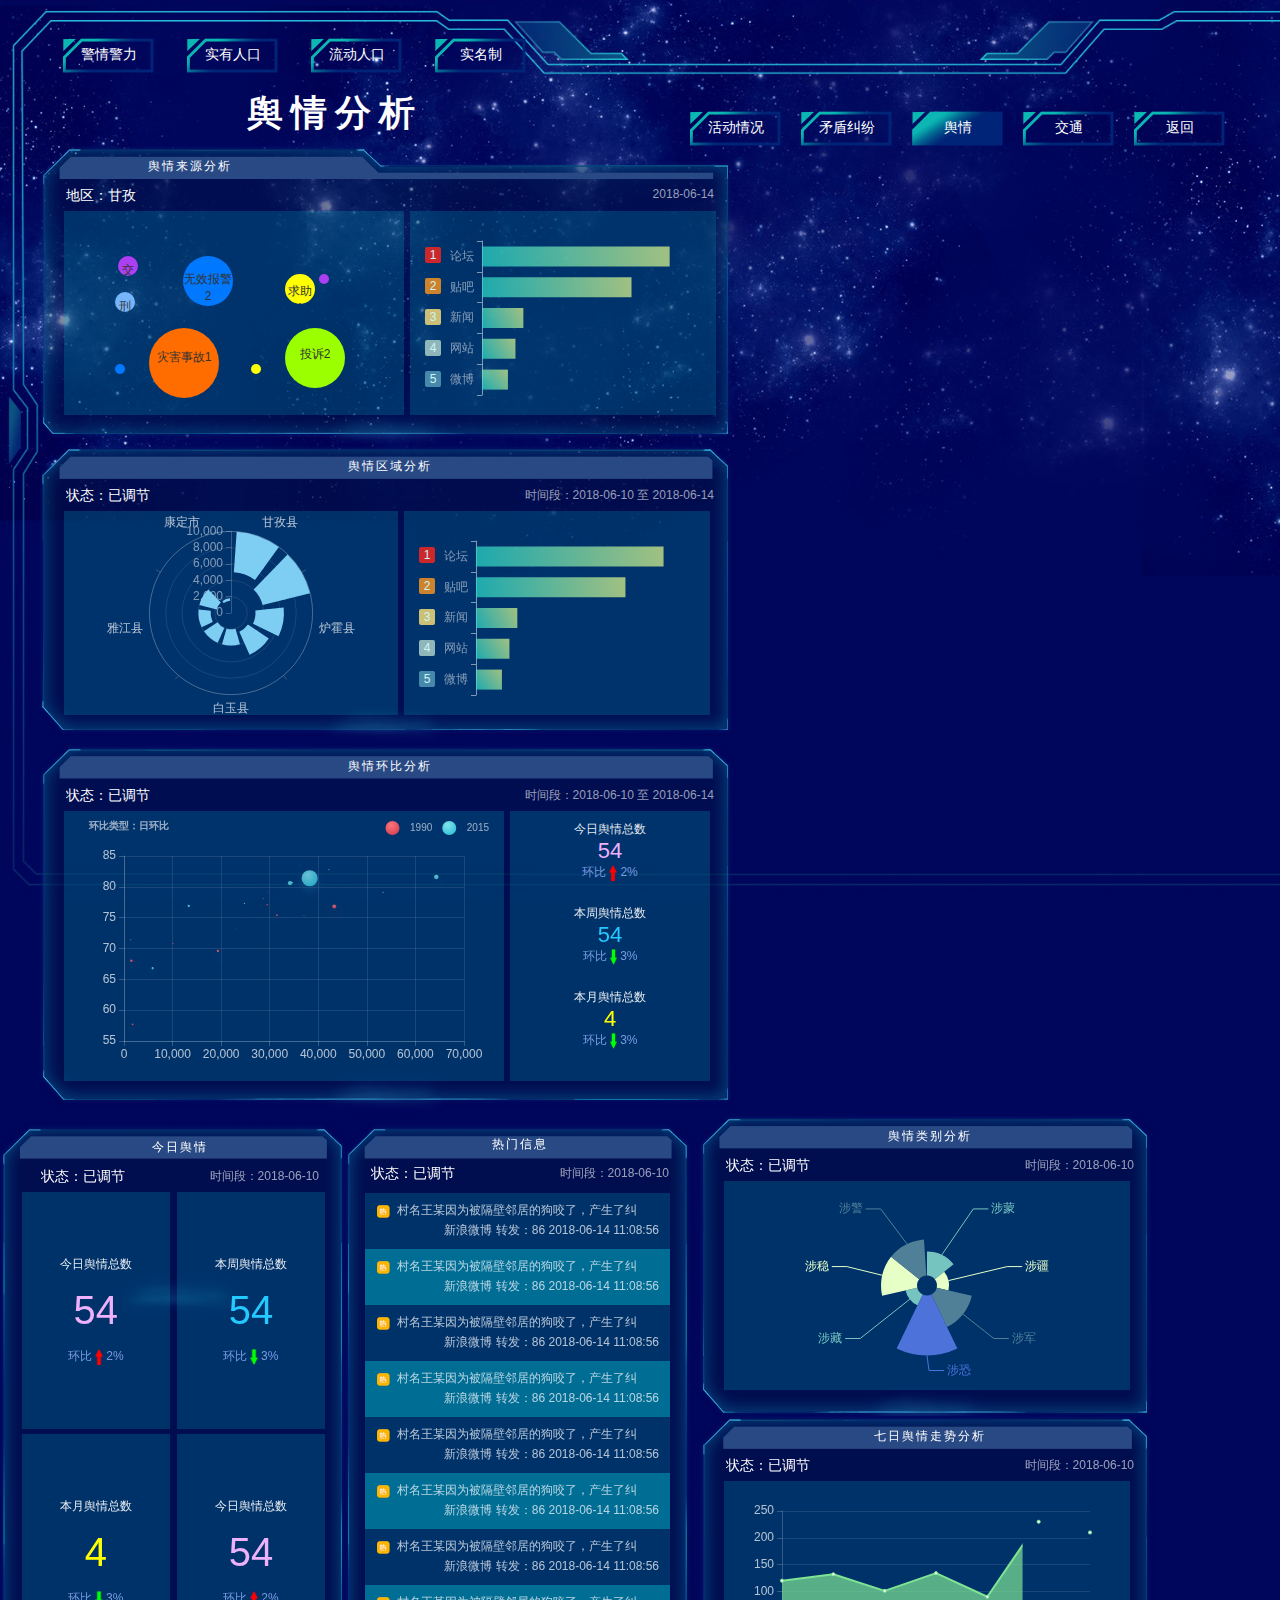
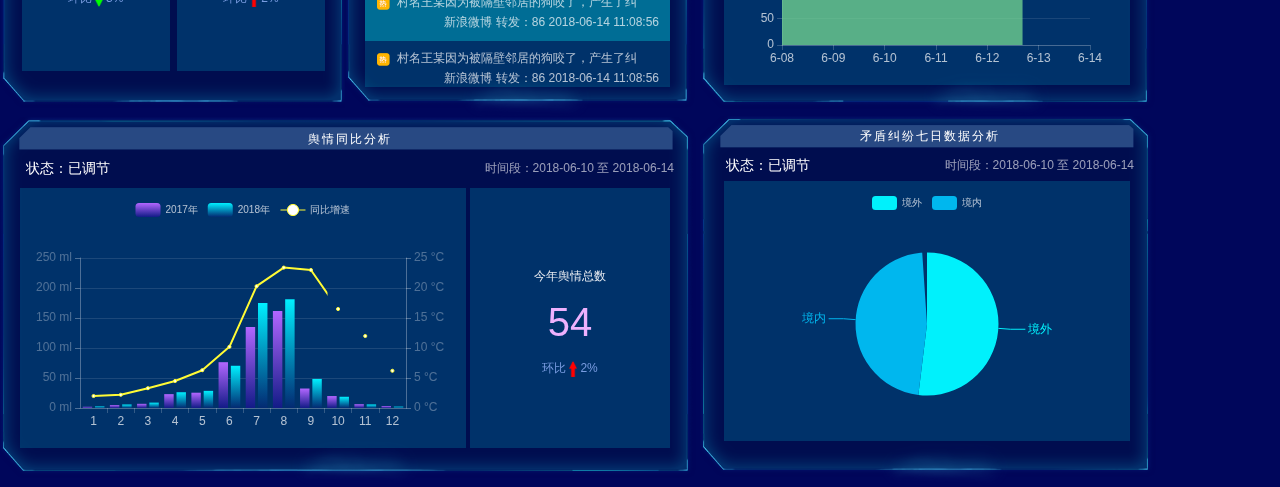
<file: public.html>
<!doctype html>
<meta charset="utf-8">
<title>警情警力分析</title>
<link href="css/style.css"  rel="stylesheet" type="text/css" media="all" />
<script src="js/echarts.min.js" charset="utf-8"></script>


<body>
<div class="bnt">
  <div class="topbnt_left fl">
   <ul><li ><a href="#">警情警力</a></li>
      <li><a href="#">实有人口</a></li>
      <li><a href="#">流动人口</a></li>
      <li><a href="#">实名制</a></li>
   </ul>
  </div>
  <h1 class="tith1 fl">舆情分析</h1>
  <div class=" fr topbnt_right">
   <ul><li><a href="#">活动情况</a></li>
      <li><a href="#">矛盾纠纷</a></li>
      <li class="active"><a href="#">舆情</a></li>
      <li><a href="#">交通</a></li>
      <li><a href="#">返回</a></li>
   </ul>
  </div>
</div>
<!-- bnt end -->
<div class="puleft fl">
    <div class="pulefttop"><h2 class="tith2 pt12"><span>舆情来源分析</span></h2>
    <div class="lefttoday_tit pt6"><p class="fl">地区：甘孜</p><p class="fr">2018-06-14</p></div>
    <div class="box">
      <div class="lefttoday_bar pulefttoday_bar fl" style="width: 340px; height: 204px; margin-left: 24px;" >
        <ul>
          <li class="c1 big1" style="top: 25%;left: 16%;"><span>交通警情6</span></li>
          <li class="c2 big2" style="top: 35%;left: 65%;"><span>求助1</span></li>
          <li class="c3 big4" style="top: 25%;left: 35%;"><span>无效报警2</span></li>
          <li class="c4 big5" style="top: 65%;left: 65%;"><span>投诉2</span></li>
          <li class="c5 big6" style="top: 65%;left: 25%;"><span>灾害事故1</span></li>
          <li class="c6 big1" style="top: 45%;left: 15%;"><span>刑事案件1</span></li>
          <li class="c1 big0" style="top: 35%;left: 75%;"></li>
          <li class="c2 big0" style="top: 85%;left: 55%;"></li>
          <li class="c3 big0" style="top: 85%;left: 15%;"></li>
        </ul>
      </div>
      <div class="pvr fr" style=" width:306px; height:204px;margin-top:0;margin-right:24px;">
        <ul>
          <li class="hot1">1</li>
          <li class="hot2">2</li>
          <li class="hot3">3</li>
          <li class="hot4">4</li>
          <li class="hot5">5</li>
        </ul>
            <div id="puleftbox2bott_cont" style=" width:306px; height:204px;"></div>
      </div>
    </div>
    <!-- lefttoday_number end -->
    </div>
    <div class="puleftboxtmidd">
      <h2 class="tith2 pt12">舆情区域分析</h2>
          <div class="lefttoday_tit pt6"><p class="fl">状态：已调节</p><p class="fr">时间段：2018-06-10 至 2018-06-14</p></div>
    <div class="box">
      <div id="puleftboxtmidd1" class="fl" style=" width:334px; height:204px;margin-top:0;margin-left:24px;"></div>
          <div class="pvr fr" style=" width:306px; height:204px;margin-top:0;margin-right:30px;">
            <ul>
              <li class="hot1">1</li>
              <li class="hot2">2</li>
              <li class="hot3">3</li>
              <li class="hot4">4</li>
              <li class="hot5">5</li>
            </ul>
            <div id="puleftboxtmidd2" style=" width:306px; height:204px;"></div>
      </div>
    </div>
  </div>
  <div class="puleftboxtbott">
    <h2 class="tith2 pt12">舆情环比分析</h2>
        <div class="lefttoday_tit pt6"><p class="fl">状态：已调节</p><p class="fr">时间段：2018-06-10 至 2018-06-14</p></div>
    <div class="box">
      <div id="puleftboxtbott1" class="fl" style=" width:440px; height:270px;margin-top:0;margin-left:24px;"></div>
      <div  class="puleftboxtbott2 fr" style=" width:200px; height:270px;margin-top:0;margin-right:30px;">
        <div class="widget-inline-box text-center ">
          <p>今日舆情总数</p>
          <h3 class=" ceeb1fd">54</h3>
          <h4 class="text-muted ">环比<img src="img/iconup.png" height="16" />2%</h4>
        </div>
        <div class="widget-inline-box text-center ">
           <p>本周舆情总数</p>
          <h3 class=" c24c9ff">54</h3>
          <h4 class="text-muted ">环比<img src="img/icondown.png" height="16" />3%</h4>
        </div>
        <div class="widget-inline-box text-center ">
           <p>本月舆情总数</p>
          <h3 class=" cffff00">4</h3>
          <h4 class="text-muted ">环比<img src="img/icondown.png" height="16" />3%</h4>
        </div>
      </div>
    </div>
</div>
</div>
<!--  left1 end -->
<div class="fl pt6">
        <div class="amidd_bott">
          <div class="pumiddboxttop1 fl">
              <h2 class="tith2 pt17">今日舆情</h2>
              <div class="lefttoday_tit pt6"><p class="fl">状态：已调节</p><p class="fr">时间段：2018-06-10</p></div>
              <div class="widget-inline-box text-center ">
                <p>今日舆情总数</p>
                <h3 class=" ceeb1fd f30">54</h3>
                <h4 class="text-muted ">环比<img src="img/iconup.png" height="16" />2%</h4>
              </div>
              <div class="widget-inline-box text-center ">
                 <p>本周舆情总数</p>
                <h3 class=" c24c9ff f30">54</h3>
                <h4 class="text-muted ">环比<img src="img/icondown.png" height="16" />3%</h4>
              </div>
              <div class="widget-inline-box text-center ">
                 <p>本月舆情总数</p>
                <h3 class=" cffff00 f30">4</h3>
                <h4 class="text-muted ">环比<img src="img/icondown.png" height="16" />3%</h4>
              </div>
              <div class="widget-inline-box text-center ">
                <p>今日舆情总数</p>
                <h3 class=" ceeb1fd f30">54</h3>
                <h4 class="text-muted ">环比<img src="img/iconup.png" height="16" />2%</h4>
              </div>
            </div>
            <div class="pumiddboxttop2 fl">
                <h2 class="tith2 pt14">热门信息</h2>
                <div class="lefttoday_tit pt6"><p class="fl">状态：已调节</p><p class="fr">时间段：2018-06-10</p></div>
                <div class="left2_table pumiddboxttop2_cont">
                   <ul>
                        <li>
                        <p>村名王某因为被隔壁邻居的狗咬了，产生了纠纷，村名报警。</p>
                        <p class="text_r">新浪微博  转发：86  2018-06-14 11:08:56</p>
                        </li>
                        <li class="bg">
                        <p >村名王某因为被隔壁邻居的狗咬了，产生了纠纷，村名报警。</p>
                        <p class="text_r">新浪微博  转发：86   2018-06-14 11:08:56</p>
                        </li>
                        <li>
                        <p>村名王某因为被隔壁邻居的狗咬了，产生了纠纷，村名报警。</p>
                        <p class="text_r">新浪微博  转发：86  2018-06-14 11:08:56</p>
                        </li>
                        <li class="bg">
                        <p >村名王某因为被隔壁邻居的狗咬了，产生了纠纷，村名报警。</p>
                        <p class="text_r">新浪微博  转发：86   2018-06-14 11:08:56</p>
                        </li>
                        <li>
                        <p>村名王某因为被隔壁邻居的狗咬了，产生了纠纷，村名报警。</p>
                        <p class="text_r">新浪微博  转发：86  2018-06-14 11:08:56</p>
                        </li>
                        <li class="bg">
                        <p >村名王某因为被隔壁邻居的狗咬了，产生了纠纷，村名报警。</p>
                        <p class="text_r">新浪微博  转发：86   2018-06-14 11:08:56</p>
                        </li>
                        <li>
                        <p>村名王某因为被隔壁邻居的狗咬了，产生了纠纷，村名报警。</p>
                        <p class="text_r">新浪微博  转发：86  2018-06-14 11:08:56</p>
                        </li>
                        <li class="bg">
                        <p >村名王某因为被隔壁邻居的狗咬了，产生了纠纷，村名报警。</p>
                        <p class="text_r">新浪微博  转发：86   2018-06-14 11:08:56</p>
                        </li>
                        <li>
                        <p>村名王某因为被隔壁邻居的狗咬了，产生了纠纷，村名报警。</p>
                        <p class="text_r">新浪微博  转发：86  2018-06-14 11:08:56</p>
                        </li>
                        <li class="bg">
                        <p >村名王某因为被隔壁邻居的狗咬了，产生了纠纷，村名报警。</p>
                        <p class="text_r">新浪微博  转发：86   2018-06-14 11:08:56</p>
                        </li>

                   </ul>
                </div>
              </div>
            </div>
            <!--  amidd_bott end-->
            <div class="pmiddboxtbott" >
              <h2 class="tith2 pt14">舆情同比分析</h2>
              <div class="lefttoday_tit pt6"><p class="fl">状态：已调节</p><p class="fr">时间段：2018-06-10 至 2018-06-14</p></div>
              <div class="box">
                <div id="pumiddboxtbott1" class="fl" style=" width:446px; height:260px;margin-top:4px;margin-left:20px;"></div>
                <div  class="pumiddboxtbott2 fr" style=" width:200px; height:260px;margin-top:4px;margin-right:30px;">
                  <div class="widget-inline-box text-center ">
                    <p>今年舆情总数</p>
                    <h3 class=" ceeb1fd f30">54</h3>
                    <h4 class="text-muted ">环比<img src="img/iconup.png" height="16" />2%</h4>
                  </div>

                </div>
              </div>
            </div>
            <!-- amidd_bott end -->
        </div>
        <!-- mrbox_top end -->
        <div class="mrbox_top_right fl">
          <div class="purightboxtop"><h2 class="tith2 pt12">舆情类别分析</h2>
            <div class="lefttoday_tit pt6"><p class="fl">状态：已调节</p><p class="fr">时间段：2018-06-10</p></div>
            <div id="purightboxtop" style=" width:406px; height:209px;margin-top:5px;margin-left:24px;"></div>
          </div>
          <div class="purightboxmidd"><h2 class="tith2 pt12">七日舆情走势分析</h2>
            <div class="lefttoday_tit pt6"><p class="fl">状态：已调节</p><p class="fr">时间段：2018-06-10</p></div>
            <div id="purightboxmidd" style=" width:406px; height:204px;margin-top:5px;margin-left:24px;"></div>
          </div>
            <div class="purightboxbott"><h2 class="tith2 pt12">矛盾纠纷七日数据分析</h2>
              <div class="lefttoday_tit pt6"><p class="fl">状态：已调节</p><p class="fr">时间段：2018-06-10 至 2018-06-14</p></div>
                <div id="purightboxbott" style=" width:406px; height:260px;margin-top:5px;margin-left:24px;"></div>
            </div>
        </div>
        <!-- mrbox_top_right end -->
      </div>


</div>

<script type="text/javascript">
        var myChart = echarts.init(document.getElementById('puleftbox2bott_cont'));
        option = {
          color:['#7ecef4'],
            backgroundColor: 'rgba(1,202,217,.2)',
            grid: {
                      left:40,
                      right:20,
                      top:30,
                      bottom:0,
                      containLabel: true
                    },

                  xAxis: {
                      type: 'value',
                      axisLine:{
                       lineStyle:{
                         color:'rgba(255,255,255,0)'
                       }
                     },
                     splitLine:{
                       lineStyle:{
                         color:'rgba(255,255,255,0)'
                       }
                     },
                     axisLabel:{
                         color:"rgba(255,255,255,0)"
                     },
                      boundaryGap: [0, 0.01]
                  },
                  yAxis: {
                      type: 'category',
                      axisLine:{
                       lineStyle:{
                         color:'rgba(255,255,255,.5)'
                       }
                     },
                     splitLine:{
                       lineStyle:{
                         color:'rgba(255,255,255,.1)'
                       }
                     },
                     axisLabel:{
                         color:"rgba(255,255,255,.5)"
                     },
                      data: ['微博','网站','新闻','贴吧','论坛']
                  },
                  series: [
                      {
                          name: '2011年',
                          type: 'bar',
                          barWidth :20,
                          itemStyle: {
                              normal: {
                                  color: new echarts.graphic.LinearGradient(
                                      1, 0, 0, 1,
                                      [
                                          {offset: 0, color: 'rgba(230,253,139,.7)'},
                                          {offset: 1, color: 'rgba(41,220,205,.7)'}
                                      ]
                                  )
                              }
                          },
                          data: [18203, 23489, 29034, 104970, 131744]
                      }
                  ]
              };
        myChart.setOption(option);
    </script>
    <script type="text/javascript">
            var myChart = echarts.init(document.getElementById('puleftboxtmidd1'));
            var data = [
                [5000, 10000, 6785.71],
                [4000, 10000, 6825],
                [3000, 6500, 4463.33],
                [2500, 5600, 3793.83],
                [2000, 4000, 3060],
                [2000, 4000, 3222.33],
                [2500, 4000, 3133.33],
                [1800, 4000, 3100],
                [1500, 1800, 1650]
            ];
            var cities = ['甘孜县', '泸定县', '炉霍县', '色达县', '白玉县', '得荣县', '雅江县', '九龙县', '康定市' ];
            var barHeight = 50;
            option = {
              color:['#7ecef4'],
                backgroundColor: 'rgba(1,202,217,.2)',
                grid: {
                          left:60,
                          right:60,
                          top:20,
                          bottom:40
                        },
                  legend: {
                         show: true,
                         data: ['价格范围', '均值']
                     },
                     angleAxis: {
                         type: 'category',
                         axisLine:{
                          lineStyle:{
                            color:'rgba(255,255,255,.2)'
                          }
                        },
                        splitLine:{
                          lineStyle:{
                            color:'rgba(255,255,255,.1)'
                          }
                        },
                        axisLabel:{
                            color:"rgba(255,255,255,.7)"
                        },
                         data: cities
                     },
                     radiusAxis: {
                       axisLine:{
                        lineStyle:{
                          color:'rgba(255,255,255,.2)'
                        }
                      },
                      splitLine:{
                        lineStyle:{
                          color:'rgba(255,255,255,.1)'
                        }
                      },
                      axisLabel:{
                          color:"rgba(255,255,255,.5)"
                      }
                     },
                     polar: {
                     },
                     series: [{
                         type: 'bar',
                         itemStyle: {
                             normal: {
                                 color: 'transparent'
                             }
                         },
                         data: data.map(function (d) {
                             return d[0];
                         }),
                         coordinateSystem: 'polar',
                         stack: '最大最小值',
                         silent: true
                     }, {
                         type: 'bar',
                         data: data.map(function (d) {
                             return d[1] - d[0];
                         }),
                         coordinateSystem: 'polar',
                         name: '价格范围',
                         stack: '最大最小值'
                     }, {
                         type: 'bar',
                         itemStyle: {
                             normal: {
                                 color: 'transparent'
                             }
                         },
                         data: data.map(function (d) {
                             return d[2] - barHeight;
                         }),
                         coordinateSystem: 'polar',
                         stack: '均值',
                         silent: true,
                         z: 10
                     }, {
                         type: 'bar',
                         data: data.map(function (d) {
                             return barHeight * 2
                         }),
                         coordinateSystem: 'polar',
                         name: '均值',
                         stack: '均值',
                         barGap: '-100%',
                         z: 10
                     }],
                     legend: {
                         show: true,
                         data: ['A', 'B', 'C']
                     }
                 };
            myChart.setOption(option);
        </script>
        <script type="text/javascript">
                var myChart = echarts.init(document.getElementById('puleftboxtmidd2'));
                option = {
                  color:['#7ecef4'],
                    backgroundColor: 'rgba(1,202,217,.2)',
                    grid: {
                              left:40,
                              right:20,
                              top:30,
                              bottom:0,
                              containLabel: true
                            },

                          xAxis: {
                              type: 'value',
                              axisLine:{
                               lineStyle:{
                                 color:'rgba(255,255,255,0)'
                               }
                             },
                             splitLine:{
                               lineStyle:{
                                 color:'rgba(255,255,255,0)'
                               }
                             },
                             axisLabel:{
                                 color:"rgba(255,255,255,0)"
                             },
                              boundaryGap: [0, 0.01]
                          },
                          yAxis: {
                              type: 'category',
                              axisLine:{
                               lineStyle:{
                                 color:'rgba(255,255,255,.5)'
                               }
                             },
                             splitLine:{
                               lineStyle:{
                                 color:'rgba(255,255,255,.1)'
                               }
                             },
                             axisLabel:{
                                 color:"rgba(255,255,255,.5)"
                             },
                              data: ['微博','网站','新闻','贴吧','论坛']
                          },
                          series: [
                              {
                                  name: '2011年',
                                  type: 'bar',
                                  barWidth :20,
                                  itemStyle: {
                                      normal: {
                                          color: new echarts.graphic.LinearGradient(
                                              1, 0, 0, 1,
                                              [
                                                  {offset: 0, color: 'rgba(230,253,139,.7)'},
                                                  {offset: 1, color: 'rgba(41,220,205,.7)'}
                                              ]
                                          )
                                      }
                                  },
                                  data: [18203, 23489, 29034, 104970, 131744]
                              }
                          ]
                      };
                myChart.setOption(option);
            </script>
            <script type="text/javascript">
                    var myChart = echarts.init(document.getElementById('puleftboxtbott1'));
                    var data = [
                        [[28604,77,17099,'Australia',1990],[31163,77.4,2440,'Canada',1990],[1516,68,1605773,'China',1990],[13670,74.7,10082,'Cuba',1990],[28599,75,49805,'Finland',1990],[29476,77.1,569499,'France',1990],[31476,75.4,789237,'Germany',1990],[28666,78.1,254830,'Iceland',1990],[1777,57.7,870776,'India',1990],[29550,79.1,129285,'Japan',1990],[2076,67.9,201954,'North Korea',1990],[12087,72,42954,'South Korea',1990],[24021,75.4,33934,'New Zealand',1990],[43296,76.8,4240375,'Norway',1990],[10088,70.8,381958,'Poland',1990],[19349,69.6,1475652,'Russia',1990],[10670,67.3,53905,'Turkey',1990],[26424,75.7,57117,'United Kingdom',1990],[37062,75.4,252810,'United States',1990]],
                        [[44056,81.8,23973,'Australia',2015],[43294,81.7,35927,'Canada',2015],[13334,76.9,1376043,'China',2015],[21291,78.5,11562,'Cuba',2015],[38923,80.8,55057,'Finland',2015],[37599,81.9,64345,'France',2015],[44053,81.1,80545,'Germany',2015],[42182,82.8,329425,'Iceland',2015],[5903,66.8,1311027,'India',2015],[36162,83.5,126571,'Japan',2015],[1390,71.4,251317,'North Korea',2015],[34644,80.7,503439,'South Korea',2015],[34186,80.6,4528526,'New Zealand',2015],[64304,81.6,5210967,'Norway',2015],[24787,77.3,386194,'Poland',2015],[23038,73.13,143918,'Russia',2015],[19360,76.5,78630,'Turkey',2015],[38225,81.4,64715810,'United Kingdom',2015],[53354,79.1,321771,'United States',2015]]
                    ];

                    option = {
                        backgroundColor: 'rgba(1,202,217,.2)',
                        grid: {
            											left:60,
            											right:40,
            											top:45,
            											bottom:40
            										},
                        title: {
                          top: 5,
                          left:20,
                            textStyle:{
                              fontSize:10,
                              color:'rgba(255,255,255,.6)'
                            },
                            text: '环比类型：日环比'
                        },
                        legend: {
                            right: 10,
                            top: 5,
                            textStyle:{
                              fontSize:10,
                              color:'rgba(255,255,255,.6)'
                            },
                            data: ['1990', '2015']
                        },
                        xAxis: {
                          axisLine:{
                            lineStyle:{
                              color:'rgba(255,255,255,.2)'
                            }
                          },
                          splitLine:{
                            lineStyle:{
                              color:'rgba(255,255,255,.1)'
                            }
                          },
                          axisLabel:{
                              color:"rgba(255,255,255,.7)"
                          }
                        },
                        yAxis: {
                          axisLine:{
                            lineStyle:{
                              color:'rgba(255,255,255,.2)'
                            }
                          },
                          splitLine:{
                            lineStyle:{
                              color:'rgba(255,255,255,.1)'
                            }
                          },
                          axisLabel:{
                              color:"rgba(255,255,255,.7)"
                          },

                            scale: true
                        },
                        series: [{
                            name: '1990',
                            data: data[0],
                            type: 'scatter',
                            symbolSize: function (data) {
                                return Math.sqrt(data[2]) / 5e2;
                            },
                            label: {
                                emphasis: {
                                    show: true,
                                    formatter: function (param) {
                                        return param.data[3];
                                    },
                                    position: 'top'
                                }
                            },
                            itemStyle: {
                                normal: {
                                    shadowBlur: 10,
                                    shadowColor: 'rgba(120, 36, 50, 0.5)',
                                    shadowOffsetY: 5,
                                    color: new echarts.graphic.RadialGradient(0.4, 0.3, 1, [{
                                        offset: 0,
                                        color: 'rgb(251, 118, 123)'
                                    }, {
                                        offset: 1,
                                        color: 'rgb(204, 46, 72)'
                                    }])
                                }
                            }
                        }, {
                            name: '2015',
                            data: data[1],
                            type: 'scatter',
                            symbolSize: function (data) {
                                return Math.sqrt(data[2]) / 5e2;
                            },
                            label: {
                                emphasis: {
                                    show: true,
                                    formatter: function (param) {
                                        return param.data[3];
                                    },
                                    position: 'top'
                                }
                            },
                            itemStyle: {
                                normal: {
                                    shadowBlur: 10,
                                    shadowColor: 'rgba(25, 100, 150, 0.5)',
                                    shadowOffsetY: 5,
                                    color: new echarts.graphic.RadialGradient(0.4, 0.3, 1, [{
                                        offset: 0,
                                        color: 'rgb(129, 227, 238)'
                                    }, {
                                        offset: 1,
                                        color: 'rgb(25, 183, 207)'
                                    }])
                                }
                            }
                        }]
                    };
                    myChart.setOption(option);
                </script>
                <script type="text/javascript">
                        var myChart = echarts.init(document.getElementById('pumiddboxtbott1'));
                        option = {
                            backgroundColor: 'rgba(1,202,217,.2)',
                            grid: {
                                      left:60,
                                      right:60,
                                      top:70,
                                      bottom:40
                                    },

                      toolbox: {
                          feature: {
                              dataView: {show: true, readOnly: false},
                              magicType: {show: true, type: ['line', 'bar']},
                              restore: {show: true},
                              saveAsImage: {show: true}
                          }
                      },
                      legend: {
                        top:10,
                        textStyle:{
                          fontSize: 10,
                          color:'rgba(255,255,255,.7)'
                        },
                          data:['2017年','2018年','同比增速']
                      },
                      xAxis: [
                          {
                              type: 'category',
                              axisLine:{
                                lineStyle:{
                                  color:'rgba(255,255,255,.2)'
                                }
                              },
                              splitLine:{
                                lineStyle:{
                                  color:'rgba(255,255,255,.1)'
                                }
                              },
                              axisLabel:{
                                  color:"rgba(255,255,255,.7)"
                              },

                              data: ['1','2','3','4','5','6','7','8','9','10','11','12'],
                              axisPointer: {
                                  type: 'shadow'
                              }
                          }
                      ],
                      yAxis: [
                          {
                              type: 'value',
                              name: '',
                              min: 0,
                              max: 250,
                              interval: 50,
                              axisLine:{
                                lineStyle:{
                                  color:'rgba(255,255,255,.3)'
                                }
                              },
                              splitLine:{
                                lineStyle:{
                                  color:'rgba(255,255,255,.01)'
                                }
                              },

                              axisLabel: {
                                  formatter: '{value} ml'
                              }
                          },
                          {
                              type: 'value',
                              name: '',
                              max: 25,
                              interval: 5,
                              axisLine:{
                                lineStyle:{
                                  color:'rgba(255,255,255,.3)'
                                }
                              },
                              splitLine:{
                                lineStyle:{
                                  color:'rgba(255,255,255,.1)'
                                }
                              },
                              axisLabel: {
                                  formatter: '{value} °C'
                              }
                          }
                      ],
                      series: [

                          {
                              name:'2017年',
                              type:'bar',
                              itemStyle: {
                                              normal: {
                                                  color: new echarts.graphic.LinearGradient(
                                                      0, 0, 0, 1,
                                                      [
                                                          {offset: 0, color: '#b266ff'},
                                                          {offset: 1, color: '#121b87'}
                                                      ]
                                                  )
                                              }
                                          },
                              data:[2.0, 4.9, 7.0, 23.2, 25.6, 76.7, 135.6, 162.2, 32.6, 20.0, 6.4, 3.3]
                          },
                          {
                              name:'2018年',
                              type:'bar',
                              itemStyle: {
                                              normal: {
                                                  color: new echarts.graphic.LinearGradient(
                                                      0, 0, 0, 1,
                                                      [
                                                          {offset: 0, color: '#00f0ff'},
                                                          {offset: 1, color: '#032a72'}
                                                      ]
                                                  )
                                              }
                                          },
                              data:[2.6, 5.9, 9.0, 26.4, 28.7, 70.7, 175.6, 182.2, 48.7, 18.8, 6.0, 2.3]
                          },
                          {
                              name:'同比增速',
                              type:'line',
                              itemStyle: {
                                              normal: {
                                                  color: new echarts.graphic.LinearGradient(
                                                      0, 0, 0, 1,
                                                      [
                                                          {offset: 0, color: '#fffb34'},
                                                          {offset: 1, color: '#fffb34'}
                                                      ]
                                                  )
                                              }
                                          },
                              yAxisIndex: 1,
                              data:[2.0, 2.2, 3.3, 4.5, 6.3, 10.2, 20.3, 23.4, 23.0, 16.5, 12.0, 6.2]
                          }
                      ]
                  };
                        myChart.setOption(option);
                    </script>
                    <script type="text/javascript">
                            var myChart = echarts.init(document.getElementById('purightboxtop'));
                            option = {
                              color:['#76c4bf','#e5ffc7','#508097','#4d72d9'],
                                backgroundColor: 'rgba(1,202,217,.2)',
                                grid: {
                    											left:10,
                    											right:40,
                    											top:0,
                    											bottom:0,
                                          containLabel: true
                    										},
                                          // legend: {
                                          //     x : 'center',
                                          //     y : 'bottom',
                                          //     textStyle:{
                                          //       fontSize: 10,
                                          //       color:'rgba(255,255,255,.7)'
                                          //     },
                                          //     data:['涉蒙','涉疆','涉军','涉恐','涉藏','涉稳','涉警']
                                          // },
                                          calculable : true,
                                          series : [

                                              {
                                                  name:'面积模式',
                                                  type:'pie',
                                                  radius : [10, 70],
                                                  center : ['50%', '50%'],
                                                  roseType : 'area',
                                                  data:[
                                                      {value:10, name:'涉蒙'},
                                                      {value:5, name:'涉疆'},
                                                      {value:15, name:'涉军'},
                                                      {value:25, name:'涉恐'},
                                                      {value:5, name:'涉藏'},
                                                      {value:15, name:'涉稳'},
                                                      {value:15, name:'涉警'}

                                                  ]
                                              }
                                          ]
                                      };
                            myChart.setOption(option);
                        </script>
                        <script type="text/javascript">
                                var myChart = echarts.init(document.getElementById('purightboxmidd'));
                                option = {
                                  color:['#7de494','#7fd7b1', '#5578cf', '#5ebbeb', '#d16ad8','#f8e19a',  '#00b7ee', '#81dabe','#5fc5ce'],
                                    backgroundColor: 'rgba(1,202,217,.2)',

                                    grid: {
                                      left:30,
                                      right:40,
                                      top:30,
                                      bottom:20,
                                        containLabel: true
                                    },
                                    toolbox: {
                                        feature: {
                                            saveAsImage: {}
                                        }
                                    },
                                    xAxis: {
                                        type: 'category',
                                        boundaryGap: false,
                                        axisLine:{
                                          lineStyle:{
                                            color:'rgba(255,255,255,.2)'
                                          }
                                        },
                                        splitLine:{
                                          lineStyle:{
                                            color:'rgba(255,255,255,.1)'
                                          }
                                        },
                                        axisLabel:{
                                            color:"rgba(255,255,255,.7)"
                                        },
                                        data: ['6-08','6-09','6-10','6-11','6-12','6-13','6-14']
                                    },
                                    yAxis: {
                                        type: 'value',
                                        axisLine:{
                                          lineStyle:{
                                            color:'rgba(255,255,255,.2)'
                                          }
                                        },
                                        splitLine:{
                                          lineStyle:{
                                            color:'rgba(255,255,255,.1)'
                                          }
                                        },
                                        axisLabel:{
                                            color:"rgba(255,255,255,.7)"
                                        },
                                    },
                                    series: [
                                        {
                                            name:'2014年',
                                            type:'line',
                                            stack: '总量',
                                              areaStyle: {normal: {}},
                                            data:[120, 132, 101, 134, 90, 230, 210]
                                        }

                                    ]
                                    };
                                myChart.setOption(option);
                            </script>
                        <script type="text/javascript">
                                var myChart = echarts.init(document.getElementById('purightboxbott'));
                                option = {
                                  color:['#00f1fc','#00b7ee', '#5578cf', '#5ebbeb', '#d16ad8','#f8e19a',  '#00b7ee', '#81dabe','#5fc5ce'],
                                    backgroundColor: 'rgba(1,202,217,.2)',
                                    grid: {
                        											left:20,
                        											right:20,
                        											top:0,
                        											bottom:20
                        										},
                                            legend: {
                                              top:10,
                                              textStyle:{
                                                fontSize: 10,
                                                color:'rgba(255,255,255,.7)'
                                              },
                                                data:['境外','境内']
                                            },
                                            series : [
                                     {
                                         name: '访问来源',
                                         type: 'pie',
                                         radius : '55%',
                                         center: ['50%', '55%'],
                                         data:[
                                             {value:335, name:'境外'},
                                             {value:310, name:'境内'}

                                         ],
                                         itemStyle: {
                                             emphasis: {
                                                 shadowBlur: 10,
                                                 shadowOffsetX: 0,
                                                 shadowColor: 'rgba(0, 0, 0, 0.5)'
                                             }
                                         }
                                     }
                                 ]
                                };
                                myChart.setOption(option);
                            </script>

</body>
</html>
</file>
<file: css/style.css>
/****** PLACE YOUR CUSTOM STYLES HERE ******/
 body {
    position: fixed;
    top: 0;
    bottom: 0;
    left: 0;
    right: 0;
    margin: 0;
    padding: 0; background:#051655 ;
       font-family: 微软雅黑, MicrosoftYahei, sans-serif; color:#fff;

  }
  h1,
h2,
h3,
h4,
h5,
h6,
p,
ul,
ol,
pre,
table,
blockquote,
input,
button,
select,em,
textarea {
  margin: 0; font-weight:normal;
  margin: 0;
  padding: 0;list-style: none;font-style: normal;
}
html,body{ font-family: 微软雅黑, MicrosoftYahei, sans-serif; color:#fff; background:#00065b url(../img/bg.jpg);    background-size: cover;background-position:0 0; width: 100%; height: 100%; background-repeat: no-repeat;}
  .bnt{ height:90px; width: 100%;}
.left1{ width: 350px; float: left; padding-left:40px; text-align: center;}
.puleft{padding-left:40px; text-align: center;}
.left2{width: 354px; float: left; }
.mrbox{float: left;}
.mrbox_bottom{float: left;}
.mrbox_top_midd{ width: 796px;float: left;}
.mrbox_topmidd{float: left;}
.amidd_bott,.box{ overflow: hidden;}

.mrbox{float: left; }
.mrbox_top_right{ float: right; width: 350px;}
.mrbox_top{width: 100%; height:680px;}


.lefttime{ background:url(../img/time.png);background-repeat: no-repeat;background-position:top left; width:297px; height:94px; margin: 0 auto;}
.lefttime_text{ padding: 8px 0 0 20px}
  .lefttime_text li{ font-size: 12px; color: rgba(255,255,255,.9); width: 50px;float: left; height: 22px; line-height: 22px;text-align: center; border-radius: 4px}
  .lefttime_text li.bg{ background: rgba(0,183,238,.1);}
  .lefttime_text li.active{ background: rgba(0,183,238,.6); color: #fff;}
.lefttoday{background:url(../img/left1box.png);background-repeat: no-repeat;background-position: -3px 2px; width:350px; height:584px;margin: 0 auto;}
.lefttoday_tit{ overflow: hidden; margin: 6px 26px}
.lefttoday_number{overflow: hidden; margin: 4px 23px;background: rgba(1,202,217,.2);}
.lefttoday_tit p.fl{ font-size: 14px; color: rgba(255,255,255,1); }
.lefttoday_tit p.fr{ font-size: 12px; color: rgba(255,255,255,.6); }
.lefttoday_bar ul{position: relative; height: 180px;}
.lefttoday_bar li{ color: #333; position: absolute;border-radius: 50%; font-size: 12px; overflow: hidden; font-weight: normal; text-align: center; line-height: 140%}
.lefttoday_bar li span{ padding-top: 30%; display: inline-block;}
.c1{ background: #ac3ff2}
.c2{ background: #ffff00}
.c3{ background: #0078ff}
.c4{ background: #9cff00}
.c5{ background: #ff6c00}
.c6{ background: #77b5fb}
.big0{ width: 10px; height: 10px}
.big1{ width: 20px; height: 20px}
.big2{ width: 30px; height: 30px}
.big3{ width: 40px; height: 40px}
.big4{ width: 50px; height: 50px}
.big5{ width: 60px; height: 60px}
.big6{ width: 70px; height: 70px;}

.leftclass{background:url(../img/leftb1.png);background-repeat: no-repeat;background-position: -5px -5px; width:350px; height:291px;}
.leftbox2_table{background:url(../img/leftbox2.png);background-repeat: no-repeat;background-position: -2px -2px; width:354px; height:680px;}
.left2_table{ width: 306px; margin: 5px 10px 10px 23px; font-size: 12px;height:610px; overflow: hidden;}
.left2_table li{background: rgba(1,202,217,.2) url(../img/icosjx.png) no-repeat  top left; position: relative;overflow: hidden; padding: 8px 11px; color:rgba(255,255,255,.7); line-height: 150%}
.left2_table li b{color:rgba(255,255,255,1); font-weight: normal;}
.left2_table li p.fl{ width: 200px; overflow: hidden;}
.left2_table li p.fr{ position: absolute; right: 10px; top: 9px;}
.yellow{ color: #fff45c}
.green{ color: #00c2fd}
.left2_table li.bg{ background: rgba(0,255,255,.4) url(../img/icosjx.png) no-repeat  top left;}
.mrbox_tr_box{background:url(../img/rbox1.png);background-repeat: no-repeat;background-position: -5px -5px; width:354px; height:291px;}

.mrboxtm-mbox{background:url(../img/midtop.png);background-repeat: no-repeat;background-position: -5px top; width:100%; height:450px;}
.mrboxtm-b1{background:url(../img/mbox1.png);background-repeat: no-repeat;background-position: -7px -4px; width:460px; height:233px; float: left;}
.mrboxtm-b2{background:url(../img/mbox2.png);background-repeat: no-repeat;background-position: -7px -4px; width:330px; height:233px;float: right;}
.mrbox_tr_box{background:url(../img/rbox1.png);background-repeat: no-repeat;background-position: -10px -10px; width:350px; height:680px;}
.rbottom_box1{background:url(../img/b-rbox2.png);background-repeat: no-repeat;background-position: -5px -5px; width:400px; height:291px; float: left;}
.rbottom_box2{background:url(../img/bbox2.png);background-repeat: no-repeat;background-position: -5px -5px; width:350px; height:291px;float: left;}
.rbottom_box3{background:url(../img/b-rbox2.png);background-repeat: no-repeat;background-position: -5px -5px; width:400px; height:291px;float: left;}

.tith2{ text-align: center; font-size: 12px; font-weight: normal;letter-spacing:2px; font-weight:  normal; overflow: hidden;}
.fl{ float: left;}
.fr{ float: right;}
.topbnt_left ul{ padding-top: 38px; padding-left: 30px; width: 620px}
.topbnt_left li { background:url(../img/bnt.png); font-size: 14px; line-height: 33px;background-repeat: no-repeat;width:91px; height:35px;float: left; text-align: center; margin-left: 33px}
.topbnt_left li.active,.topbnt_right li.active{background:url(../img/bntactive.png); }
.topbnt_left li a{ text-decoration: none; color: #fff;}
.tith1{ width: 670px; text-align: center; padding-top: 16px; font-weight: bold; letter-spacing:8px; font-size: 36px;}
.topbnt_right{padding-top: 38px; padding-right: 30px; width: 560px}
.topbnt_right li { background:url(../img/bnt.png); font-size: 14px; line-height: 33px;background-repeat: no-repeat;width:91px; height:35px;float: left; text-align: center; margin-right: 20px}
.topbnt_right li a{ text-decoration: none; color: #fff;}
.pt12{padding-top: 12px; }
.pt6{padding-top: 6px; }
.pt17{ padding-top: 17px;}
.pt14{ padding-top: 14px}
.pt12{ padding-top: 12px}
.pt20{ padding-top: 22px;}
/* .box_pad{ margin: 3px 20px; } */

.mrboxtm-map{background:url(../img/mapbg.png);background-repeat: no-repeat;background-position: center;  position: relative;}
.mrboxtm-map li{ width: 23px; height: 22px; line-height: 22px; color: #fff; text-align: center; background-position: center; background-repeat: no-repeat;font-size: 12px; position: absolute;}
.mrboxtm-map li.bluer{background-image:url(../img/blue_rico.png);}
.mrboxtm-map li.redr{background-image:url(../img/red_rico.png);}

.mrtop1{background: rgba(1,202,217,.2); overflow: hidden; margin: 4px 15px;}
.widget-inline-box{ text-align: center; color:rgba(255,255,255,.9); width: 50%; padding: 14px 0;text-align: center; font-size: 12px;float: left; overflow:hidden;}
.widget-inline-box h3{ font-size: 22px; font-weight: 100; font-weight: normal;}
.ceeb1fd{ color: #eeb1fd}
.c24c9ff{ color: #24c9ff}
.cffff00{ color: #ffff00}
.c11e2dd{ color: #11e2dd}
.text-muted{ font-size: 12px; color:#789ce0; }
.text-muted img{ vertical-align: middle; margin: 0 3px}
.mrtop2{margin: 4px 15px; padding: 20px 0;background: rgba(1,202,217,.2); width: 305px}
.tith4{ font-size: 12px; text-align: center;}
.mrtop3{margin: 4px 15px; padding: 20px 0;background: rgba(1,202,217,.2); width: 305px}

.mrboxtm-b1wp{margin: 4px 25px; padding: 20px 0;background: rgba(1,202,217,.2); width:415px; overflow: hidden;}
.mrboxtm_text{overflow: hidden; padding-left: 12px; padding-bottom: 10px;}
.mrbtext_info{background: rgba(1,202,217,.2); font-weight: normal; padding: 10px 0; text-align: center; font-size: 12px; color:rgba(255,255,255,.7); float: left; margin: 2px 0 10px 8px; width: 140px;}
.mrbtext_info b{ font-weight: normal; font-size: 18px;}
.lefttoday_number .widget-inline-box{ width: 25%}

/*  警情警力分析 完*/
.aleftboxttop{background:url(../img/leftb1.png);background-repeat: no-repeat;background-position: -5px -5px; width:352px; height:279px;}
.aleftboxttop .lefttoday_number{ background: none;    margin: 4px 20px;}
.aleftboxttop .widget-inline-box{width: 24.2%; margin: 0 .4%;    background: rgba(1,202,217,.2); padding: 13% 0; height: 100px; font-size: 10px;}

.aleftboxtmidd{background:url(../img/aleftboxtmidd.png);background-repeat: no-repeat;background-position: -5px -5px; width:352px; height:295px;}

.aleftboxtbott{background:url(../img/aleftboxtbott.png);background-repeat: no-repeat;background-position: -5px -5px; width:352px; height:385px;}
/* .aleftboxtbott_cont{ background:rgba(1,202,217,.2) } */
.amiddboxttop{background:url(../img/amiddboxttop.png);background-repeat: no-repeat;background-position: -5px 0; width:1153px; height:575px;}
.amiddboxttop_map{background:url(../img/img.png);background-repeat: no-repeat;background-position: -5px -5px; position: relative; width:1040px; height:490px;}
.amiddboxttop_map span{background:url(../img/camera.png);background-repeat: no-repeat;background-position: 0 0; width: 24px; height: 19px; display: inline-block; position: absolute;}
.amiddboxttop_map span.camera_l{background:url(../img/camera_l.png);background-repeat: no-repeat;background-position: 0 0; width: 24px; height: 19px; display: inline-block; position: absolute;}

.amiddboxtbott1{background:url(../img/amiddboxtbott1.png);background-repeat: no-repeat;background-position: -5px -5px; width:568px; height:388px;}
.amiddboxtbott2{background:url(../img/amiddboxtbott2.png);background-repeat: no-repeat;background-position: -5px -5px; width:574px; height:393px;}

.arightboxtop{background:url(../img/arightboxtop.png);background-repeat: no-repeat;background-position: left top; width:354px; height:572px;}
.arightboxbott{background:url(../img/arightboxbott.png);background-repeat: no-repeat;background-position: left top; width:354px; height:397px;}
.plefttoday{background:url(../img/pleft1middt.png);background-repeat: no-repeat;background-position:-22px -18px; width:360px; height:300px;}
.plefttoday .widget-inline-box{ width: 49%;}
.lpeftmidbot{background:url(../img/pleft1middb.png);background-repeat: no-repeat;background-position:-22px -21px; width:360px; height:284px;}
.lpeftbot{background:url(../img/pleft1middb.png);background-repeat: no-repeat;background-position:-22px -22px; width:360px; height:284px;}
.pleftbox2top{background:url(../img/pleftbox2top.png);background-repeat: no-repeat;background-position:-22px -18px; width:360px; height:392px;}
.pleftbox2midd{background:url(../img/pleftbox2mid.png);background-repeat: no-repeat;background-position:-22px -20px; width:360px; height:285px;}
.pmrboxbottom{background:url(../img/pmiddboxmidd.png);background-repeat: no-repeat;background-position: -26px -26px; position: relative; width:820px; height:232px;}
.pmrtop{background:url(../img/prighttop.png);background-repeat: no-repeat;background-position:-22px -20px; width:360px; height:335px;}
.pmrtop_cont{background: rgba(1,202,217,.2); }
.pmrtop_wid .widget-inline-box{ width: 33%;}


.pulefttop{background:url(../img/pulefttop.png);background-repeat: no-repeat;background-position:-5px -5px; width:700px; height:300px;}
.puleftboxtmidd{background:url(../img/puleftmidd.png);background-repeat: no-repeat;background-position:-5px -5px; width:700px; height:300px;}
.puleftboxtbott{background:url(../img/puleftbott.png);background-repeat: no-repeat;background-position:-5px -5px; width:700px; height:370px;}

.pumiddboxttop1{background:url(../img/pumiddtop1.png);background-repeat: no-repeat;background-position:-5px -1px; width:330px; height:595px;}
.pumiddboxttop2{background:url(../img/pumiddtop2.png);background-repeat: no-repeat;background-position:-5px -1px; width:350px; height:595px;}
.pmiddboxtbott{ background:url(../img/pumiddbott.png);background-repeat: no-repeat;background-position:-5px -5px; width:700px; height:370px;}
.purightboxtop{background:url(../img/purighttop.png);background-repeat: no-repeat;background-position:-5px -5px; width:460px; height:300px;}
.purightboxmidd{background:url(../img/purightmidd.png);background-repeat: no-repeat;background-position:-5px -5px; width:460px; height:300px;}
.purightboxbott{background:url(../img/purightbott.png);background-repeat: no-repeat;background-position:-5px -5px; width:460px; height:370px;}

.tith2 span{  display: inline-block; float: left; width: 300px;}
.pulefttoday_bar,.puleftboxtbott2,.pumiddboxtbott2{background: rgba(1,202,217,.2);  }
.puleftboxtbott2  .widget-inline-box{ width: 100%; margin: 0; padding-top: 10px;}
.pumiddboxttop1 { padding-left:15px;}
.pumiddboxttop1 .widget-inline-box{width: 45%; background: rgba(1,202,217,.2); margin-left: 2%; margin-bottom: 1.5%; padding: 19.4% 0;}
.f30{ font-size: 40px !important; margin: 15px 0}
.pumiddboxtbott2  .widget-inline-box{ width: 100%; margin: 0; padding-top: 10px; text-align: center; padding-top: 40%;}

.pumiddboxttop2_cont{ width: 305px; margin-left: 20px; margin-top: 10px; height: 494px; overflow: hidden;}
.pumiddboxttop2_cont li{ background: rgba(1,202,217,.2) url(../img/hot.png) no-repeat 12px 12px; }
.pumiddboxttop2_cont li p{height: 20px; line-height: 18px; overflow: hidden; padding-left: 21px;}
.pumiddboxttop2_cont li p.text_r{ text-align: right;}
.pumiddboxttop2_cont li.bg {
    background: rgba(0,255,255,.4) url(../img/hot.png) no-repeat 12px 12px;
}
.pvr{ position: relative; }
.pvr ul{ position: absolute;; left: 15px; top: 21px;}
.pvr ul li{ width: 16px; height: 16px; text-align: center;line-height: 16px; border-radius: 2px;margin-top: 15px; font-size: 12px;display:block;color: #fff; z-index: 1111}
.hot1{ background-color: #ff0000}
.hot2{ background-color: #ff7200}
.hot3{ background-color: #ffbd5e}
.hot4{ background-color: #b3b3b3}
.hot5{ background-color: #597a9f}
.liwp ul li{margin-top: 18px; }
</file>
